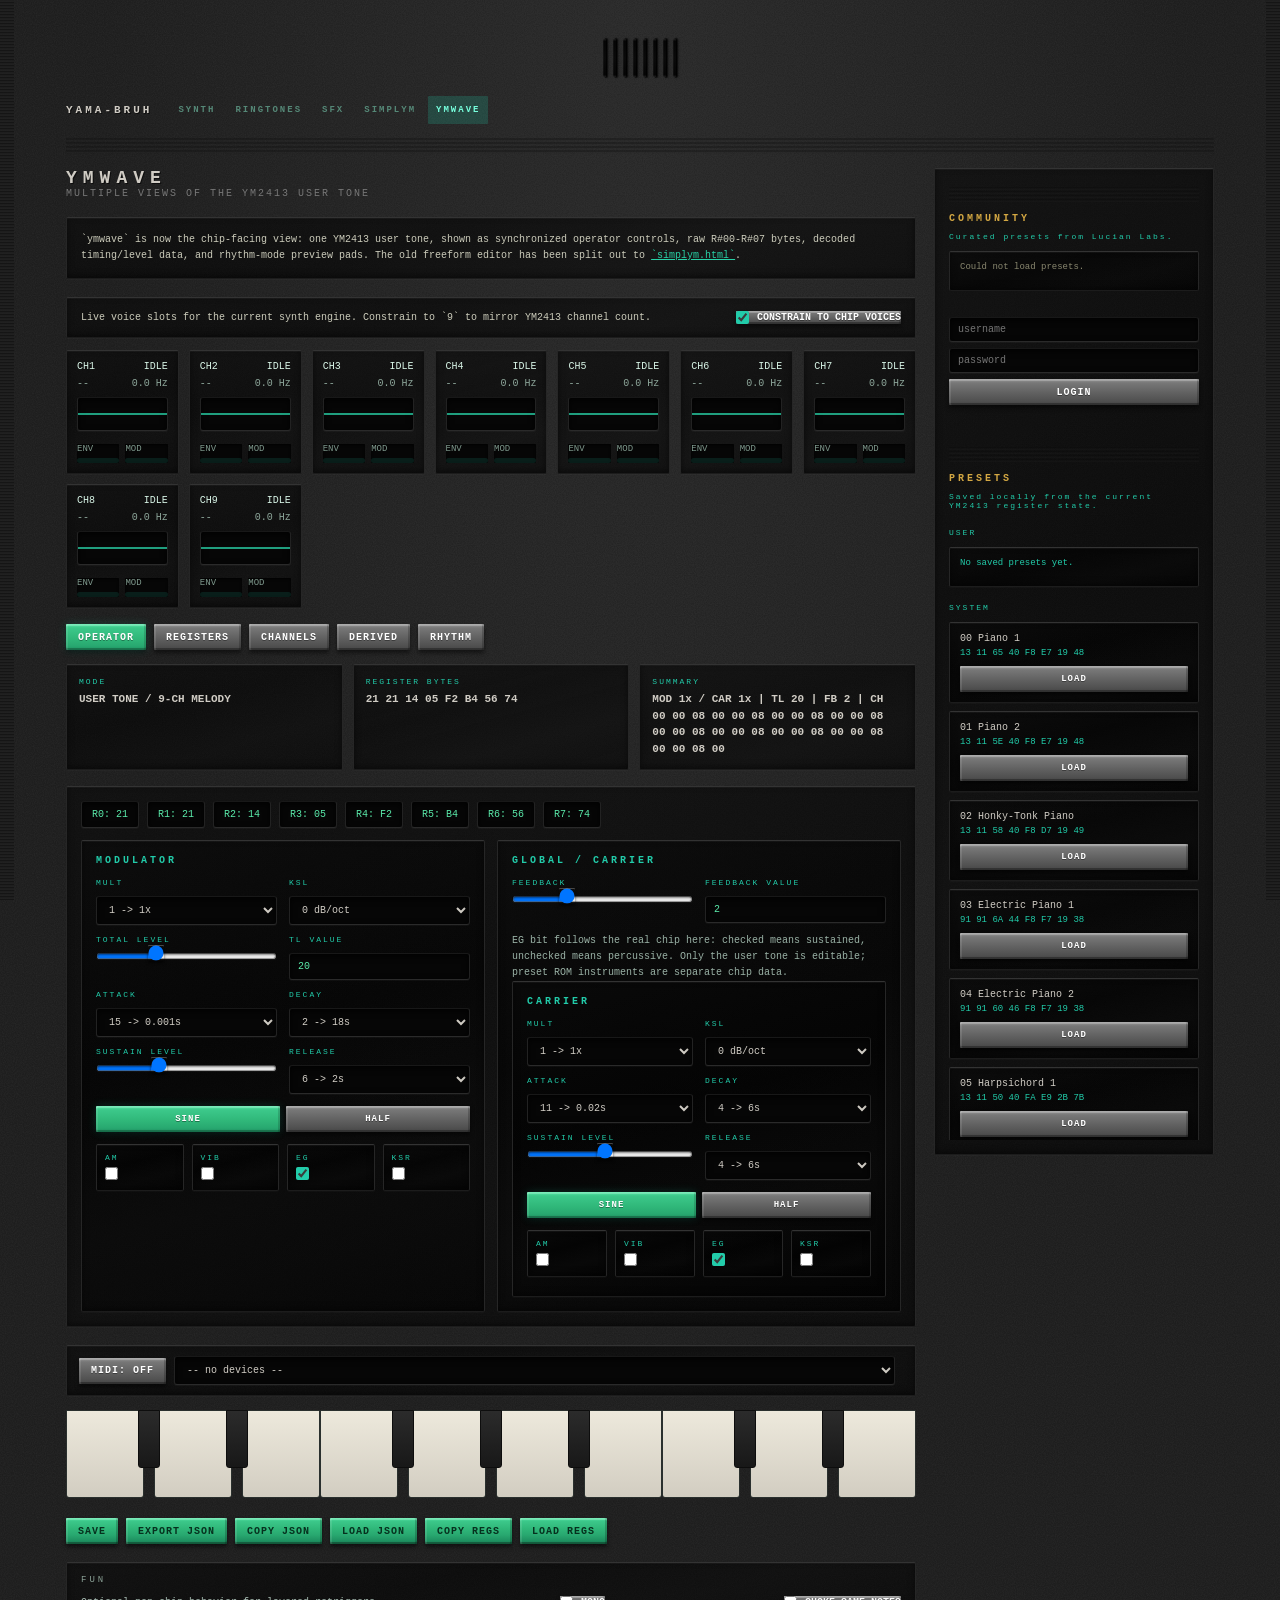
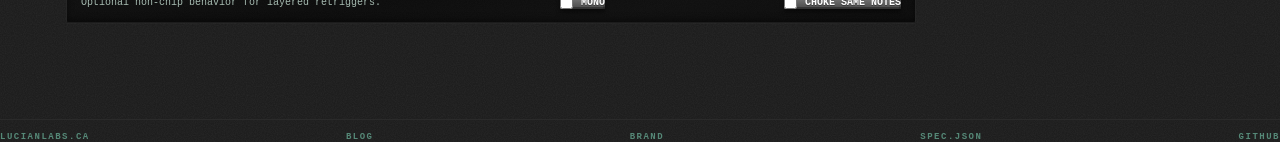
<file: www/ymwave.html>
<!DOCTYPE html>
<html lang="en">
<head>
  <meta charset="UTF-8">
  <meta name="viewport" content="width=device-width, initial-scale=1.0">
  <title>YMWAVE — YM2413 Views</title>
  <meta name="description" content="YMWAVE — one YM2413 user tone in four synchronised views: operator controls, raw registers, decoded timing, rhythm pads.">
  <meta property="og:type" content="website">
  <meta property="og:url" content="https://yama-bruh.lucianlabs.ca/ymwave.html">
  <meta property="og:title" content="YMWAVE — YM2413 Views">
  <meta property="og:description" content="YMWAVE — one YM2413 user tone in four synchronised views: operator controls, raw registers, decoded timing, rhythm pads.">
  <meta property="og:image" content="https://lucianlabs.ca/blog/img/yama-bruh/hero.webp">
  <meta property="og:site_name" content="YAMA-BRUH">
  <meta name="twitter:card" content="summary_large_image">
  <meta name="theme-color" content="#1a1a1a">
  <link rel="icon" type="image/svg+xml" href="favicon.svg">
  <link rel="stylesheet" href="chrome.css">
  <script async src="https://www.googletagmanager.com/gtag/js?id=G-HJPFEY11D7"></script>
  <script>window.dataLayer=window.dataLayer||[];function gtag(){dataLayer.push(arguments)}gtag('js',new Date());gtag('config','G-HJPFEY11D7')</script>
  <script>
    if (!location.hash || location.hash === '#ymwave') {
      history.replaceState(null, '', location.pathname + location.search + '#operator');
    }
  </script>
  <style>
* { box-sizing: border-box; margin: 0; padding: 0; }
html, body {
  min-height: 100%;
  font-family: 'Courier New', monospace;
  background:
    radial-gradient(circle at top, rgba(32, 96, 78, 0.16), transparent 36%),
    linear-gradient(180deg, #111 0%, #090909 100%);
  color: #cfcfc4;
}

#app {
  max-width: 1180px;
  margin: 0 auto;
  padding: 24px 16px 64px;
}

.layout {
  display: grid;
  grid-template-columns: minmax(0, 1fr) 280px;
  gap: 18px;
  align-items: start;
}

.main-column {
  min-width: 0;
}

.title-row {
  display: flex;
  align-items: baseline;
  justify-content: space-between;
  gap: 12px;
}

.sidebar {
  position: sticky;
  top: 20px;
}

h1 {
  font-size: 18px;
  letter-spacing: 6px;
  color: #28d2a7;
  margin: 0;
}

.subtitle {
  font-size: 10px;
  color: #5e746c;
  letter-spacing: 2px;
  margin-bottom: 18px;
}

.page-link {
  display: inline-flex;
  align-items: center;
  color: #28d2a7;
  text-decoration: none;
  font-size: 10px;
  letter-spacing: 2px;
  white-space: nowrap;
}

.page-link:hover {
  color: #7bf0d0;
}

.hero {
  padding: 14px;
  margin-bottom: 18px;
  border: 1px solid #1d342e;
  border-radius: 4px;
  background: rgba(8, 16, 14, 0.85);
  color: #95ad9f;
  font-size: 10px;
  line-height: 1.6;
}

.voice-tools {
  display: flex;
  align-items: center;
  justify-content: space-between;
  gap: 12px;
  margin-bottom: 12px;
  padding: 12px 14px;
  border: 1px solid #1d342e;
  border-radius: 4px;
  background: rgba(8, 16, 14, 0.78);
}

.voice-tools-copy {
  font-size: 10px;
  color: #93aa9f;
  line-height: 1.5;
}

.voice-visualizer {
  display: grid;
  grid-template-columns: repeat(auto-fit, minmax(110px, 1fr));
  gap: 10px;
  margin-bottom: 16px;
}

.voice-slot {
  padding: 10px;
  border: 1px solid #203731;
  border-radius: 4px;
  background: rgba(0, 0, 0, 0.24);
  min-height: 94px;
}

.voice-slot.active {
  border-color: #28d2a7;
  box-shadow: inset 0 0 0 1px rgba(40, 210, 167, 0.22);
}

.voice-slot-head,
.voice-slot-meta {
  display: flex;
  justify-content: space-between;
  gap: 8px;
  font-size: 10px;
}

.voice-slot-head {
  color: #d9f6e8;
  margin-bottom: 6px;
}

.voice-slot-meta {
  color: #8da69a;
  margin-bottom: 8px;
}

.voice-slot-scope {
  width: 100%;
  height: 34px;
  border-radius: 3px;
  background: rgba(8, 16, 14, 0.85);
  border: 1px solid #1d342e;
}

.voice-slot-scope path {
  stroke: #28d2a7;
  stroke-width: 1.5;
  fill: none;
  stroke-linecap: round;
  stroke-linejoin: round;
}

.voice-slot-bars {
  display: grid;
  grid-template-columns: 1fr 1fr;
  gap: 6px;
  margin-top: 8px;
}

.voice-bar {
  display: flex;
  flex-direction: column;
  gap: 4px;
  font-size: 9px;
  color: #7f998d;
}

.voice-bar-fill {
  height: 5px;
  border-radius: 999px;
  background: rgba(40, 210, 167, 0.14);
  overflow: hidden;
}

.voice-bar-fill span {
  display: block;
  height: 100%;
  background: linear-gradient(90deg, #28d2a7 0%, #86f3d5 100%);
}

.view-bar,
.export-bar,
.midi-bar,
.rhythm-row,
.register-strip {
  display: flex;
  flex-wrap: wrap;
  gap: 8px;
  align-items: center;
}

.view-bar { margin-bottom: 14px; }

.view-tab,
.export-btn,
.chip-btn {
  padding: 7px 12px;
  border: 1px solid #28453d;
  border-radius: 4px;
  background: rgba(0, 0, 0, 0.28);
  color: #6e8a7f;
  font-family: inherit;
  font-size: 10px;
  letter-spacing: 1px;
  cursor: pointer;
  transition: all 0.12s;
}

.view-tab.active,
.export-btn:hover,
.chip-btn:hover,
.chip-btn.active {
  color: #28d2a7;
  border-color: #28d2a7;
  background: rgba(40, 210, 167, 0.08);
}

.status-grid {
  display: grid;
  grid-template-columns: repeat(3, minmax(0, 1fr));
  gap: 10px;
  margin-bottom: 16px;
}

.status-card,
.panel,
.operator-card,
.register-row,
.derived-grid .derived-card,
.rhythm-pad,
.preset-sidebar,
.preset-item {
  border: 1px solid #202826;
  border-radius: 4px;
  background: rgba(0, 0, 0, 0.28);
}

.status-card {
  padding: 12px;
}

.status-card span,
.panel-label,
.operator-card label,
.register-row label,
.param label,
.mini-label {
  display: block;
  font-size: 8px;
  letter-spacing: 2px;
  color: #5d7b70;
  margin-bottom: 5px;
}

.status-card strong {
  display: block;
  color: #d9f6e8;
  font-size: 11px;
  line-height: 1.5;
  word-break: break-word;
}

#editor {
  min-height: 320px;
}

.panel {
  padding: 14px;
}

.operator-grid,
.derived-grid {
  display: grid;
  grid-template-columns: repeat(2, minmax(0, 1fr));
  gap: 12px;
}

.operator-card,
.derived-card {
  padding: 14px;
}

.operator-card h2,
.panel h2 {
  font-size: 10px;
  letter-spacing: 3px;
  color: #28d2a7;
  margin-bottom: 12px;
}

.param-grid {
  display: grid;
  grid-template-columns: repeat(2, minmax(0, 1fr));
  gap: 10px 12px;
}

.param {
  display: flex;
  flex-direction: column;
  gap: 4px;
}

.param select,
.param input[type="range"],
.param input[type="text"],
.midi-bar select {
  width: 100%;
  padding: 7px 8px;
  border: 1px solid #25312d;
  border-radius: 4px;
  background: #0f1312;
  color: #d9f6e8;
  font-family: inherit;
  font-size: 10px;
}

.param input[type="checkbox"] {
  width: 15px;
  height: 15px;
}

.check-grid {
  display: grid;
  grid-template-columns: repeat(4, minmax(0, 1fr));
  gap: 8px;
  margin-top: 12px;
}

.check-tile {
  padding: 8px;
  border: 1px solid #22352f;
  border-radius: 4px;
  background: rgba(0, 0, 0, 0.18);
  display: flex;
  flex-direction: column;
  gap: 6px;
  align-items: flex-start;
}

.wave-row {
  display: flex;
  gap: 6px;
  margin-top: 12px;
}

.wave-btn {
  flex: 1;
  padding: 8px;
  font-size: 9px;
}

.register-strip {
  margin-bottom: 12px;
}

.register-pill {
  padding: 7px 10px;
  border: 1px solid #20322d;
  border-radius: 999px;
  background: rgba(0, 0, 0, 0.24);
  color: #d2f3e5;
  font-size: 10px;
}

.register-list {
  display: grid;
  gap: 10px;
}

.register-row {
  padding: 12px;
  display: grid;
  grid-template-columns: 100px 100px minmax(180px, 1fr) 1fr;
  gap: 12px;
  align-items: center;
}

.register-meta {
  font-size: 10px;
  color: #96ada1;
  line-height: 1.5;
}

.bitline {
  font-size: 9px;
  color: #6f857a;
  margin-top: 4px;
}

.derived-grid .derived-card {
  padding: 12px;
}

.derived-grid dl {
  display: grid;
  grid-template-columns: auto 1fr;
  gap: 6px 10px;
  font-size: 10px;
}

.derived-grid dt { color: #7c9488; }
.derived-grid dd { color: #d7f3e6; }

.rhythm-grid {
  display: grid;
  grid-template-columns: repeat(5, minmax(0, 1fr));
  gap: 10px;
  margin-top: 14px;
}

.rhythm-pad {
  padding: 14px 10px;
  text-align: center;
}

.rhythm-pad .chip-btn {
  width: 100%;
}

.rhythm-note {
  margin-top: 10px;
  font-size: 10px;
  line-height: 1.6;
  color: #9ab2a6;
}

.midi-bar {
  margin: 18px 0 12px;
  padding: 10px 12px;
  border: 1px solid #202826;
  border-radius: 4px;
  background: rgba(0, 0, 0, 0.26);
}

.midi-bar select { flex: 1; }

.midi-status {
  font-size: 9px;
  color: #6f857a;
  letter-spacing: 1px;
}

.keyboard {
  display: flex;
  height: 88px;
  margin-top: 14px;
  position: relative;
  user-select: none;
}

.key {
  flex: 1;
  border: 1px solid #2a302e;
  border-radius: 0 0 3px 3px;
  background: linear-gradient(180deg, #ede9dc, #d2cdc1);
  cursor: pointer;
  position: relative;
}

.key.black {
  background: linear-gradient(180deg, #2b2b2b, #181818);
  height: 58px;
  margin: 0 -6px;
  z-index: 2;
  flex: 0 0 22px;
  border-color: #0d0d0d;
}

.key.pressed { filter: brightness(0.88); }

.export-bar {
  margin-top: 20px;
}

.export-btn {
  border-color: #355248;
  color: #c4dbcf;
}

#export-output {
  margin-top: 12px;
  padding: 12px;
  background: rgba(0, 0, 0, 0.4);
  border: 1px solid #1d2422;
  border-radius: 4px;
  font-size: 10px;
  color: #aef0d4;
  white-space: pre-wrap;
  word-break: break-word;
  display: none;
  max-height: 340px;
  overflow-y: auto;
}

.preset-sidebar {
  padding: 14px;
}

.preset-sidebar h2 {
  font-size: 10px;
  letter-spacing: 3px;
  color: #28d2a7;
  margin-bottom: 12px;
}

.preset-sidebar .mini-label {
  margin-bottom: 10px;
}

.preset-list {
  display: grid;
  gap: 8px;
  max-height: 620px;
  overflow-y: auto;
}

.preset-section-title {
  font-size: 8px;
  letter-spacing: 2px;
  color: #6f857a;
  margin: 8px 0 2px;
}

.preset-item {
  padding: 10px;
}

.preset-item.active {
  border-color: #28d2a7;
  background: rgba(40, 210, 167, 0.08);
}

.preset-name {
  font-size: 10px;
  color: #d9f6e8;
  margin-bottom: 4px;
}

.preset-meta {
  font-size: 9px;
  color: #81988d;
  margin-bottom: 8px;
}

.preset-actions {
  display: flex;
  gap: 6px;
}

.preset-actions .chip-btn {
  flex: 1;
  padding: 6px 8px;
  font-size: 9px;
}

/* ── Community Presets ── */
.community-section {
  margin-top: 18px;
  padding-top: 14px;
  border-top: 1px solid #1d342e;
}

.community-section h2 {
  font-size: 10px;
  letter-spacing: 3px;
  color: #d4a843;
  margin-bottom: 8px;
}

.community-list {
  display: grid;
  gap: 8px;
  max-height: 400px;
  overflow-y: auto;
}

.community-item {
  padding: 10px;
  border: 1px solid #2a302e;
  border-radius: 3px;
  background: rgba(0,0,0,0.3);
}

.community-item .preset-name { color: #e8d8b0; }
.community-item .preset-meta { color: #8a8870; }

.community-item .preset-actions .chip-btn {
  border-color: #4a4430;
  color: #d4a843;
}

.admin-bar {
  margin-top: 14px;
  padding-top: 12px;
  border-top: 1px dashed #2a302e;
}

.admin-bar .chip-btn {
  width: 100%;
  margin-bottom: 6px;
}

.admin-login {
  display: grid;
  gap: 6px;
}

.admin-login input {
  background: rgba(0,0,0,0.4);
  border: 1px solid #2a302e;
  border-radius: 3px;
  padding: 6px 8px;
  font-family: 'Courier New', monospace;
  font-size: 10px;
  color: #cfcfc4;
}

.admin-status {
  font-size: 9px;
  color: #28d2a7;
  letter-spacing: 1px;
  margin-bottom: 6px;
}

.fun-footer {
  margin-top: 18px;
  padding: 12px 14px;
  border: 1px dashed #3a4d47;
  border-radius: 4px;
  background: rgba(0, 0, 0, 0.22);
}

.fun-footer-title {
  font-size: 9px;
  letter-spacing: 3px;
  color: #8aa095;
  margin-bottom: 10px;
}

.fun-row {
  display: flex;
  align-items: center;
  justify-content: space-between;
  gap: 12px;
}

.fun-copy {
  font-size: 10px;
  color: #a6bbb1;
  line-height: 1.5;
}

.fun-toggle {
  display: inline-flex;
  align-items: center;
  gap: 8px;
  font-size: 10px;
  color: #d9f6e8;
}

@media (max-width: 760px) {
  .layout {
    grid-template-columns: 1fr;
  }

  .sidebar {
    position: static;
  }

  .status-grid,
  .operator-grid,
  .derived-grid,
  .rhythm-grid {
    grid-template-columns: 1fr;
  }

  .param-grid,
  .check-grid {
    grid-template-columns: 1fr 1fr;
  }

  .register-row {
    grid-template-columns: 1fr;
  }
}
  </style>
  <link rel="stylesheet" href="hardware.css">
</head>
<body>
<div id="app">
  <div class="air-vents" aria-hidden="true"><div class="vent-slat"></div><div class="vent-slat"></div><div class="vent-slat"></div><div class="vent-slat"></div><div class="vent-slat"></div><div class="vent-slat"></div><div class="vent-slat"></div><div class="vent-slat"></div></div>
  <nav class="yb-nav standalone" aria-label="YAMA-BRUH">
    <a class="yb-mark" href="index.html#synth">YAMA-BRUH</a>
    <a href="index.html#synth">SYNTH</a>
    <a href="ringtones.html#ringtones">RINGTONES</a>
    <a href="sfx.html#sfx">SFX</a>
    <a href="simplym.html#simplym">SIMPLYM</a>
    <a href="ymwave.html#ymwave" aria-current="page">YMWAVE</a>
  </nav>
  <div class="case-grooves" aria-hidden="true"></div>
  <div class="layout">
    <div class="main-column">
      <div class="title-row">
        <h1>YMWAVE</h1>
      </div>
      <div class="subtitle">MULTIPLE VIEWS OF THE YM2413 USER TONE</div>

      <div class="hero">
        `ymwave` is now the chip-facing view: one YM2413 user tone, shown as synchronized operator controls, raw R#00-R#07 bytes, decoded timing/level data, and rhythm-mode preview pads.
        The old freeform editor has been split out to <a href="simplym.html#simplym" style="color:#28d2a7">`simplym.html`</a>.
      </div>

      <div class="voice-tools">
        <div class="voice-tools-copy">Live voice slots for the current synth engine. Constrain to `9` to mirror YM2413 channel count.</div>
        <label class="fun-toggle">
          <input type="checkbox" id="toggle-chip-voice-limit">
          <span>CONSTRAIN TO CHIP VOICES</span>
        </label>
      </div>

      <div class="voice-visualizer" id="voice-visualizer"></div>

      <div class="view-bar" id="view-bar">
        <button class="view-tab active" data-view="operator">OPERATOR</button>
        <button class="view-tab" data-view="registers">REGISTERS</button>
        <button class="view-tab" data-view="channels">CHANNELS</button>
        <button class="view-tab" data-view="derived">DERIVED</button>
        <button class="view-tab" data-view="rhythm">RHYTHM</button>
      </div>

      <div class="status-grid">
        <div class="status-card">
          <span>MODE</span>
          <strong id="mode-readout">USER TONE / 9-CH MELODY</strong>
        </div>
        <div class="status-card">
          <span>REGISTER BYTES</span>
          <strong id="register-readout"></strong>
        </div>
        <div class="status-card">
          <span>SUMMARY</span>
          <strong id="voice-summary"></strong>
        </div>
      </div>

      <div id="editor"></div>

      <div class="midi-bar">
        <button class="chip-btn" id="midi-toggle">MIDI: OFF</button>
        <select id="midi-device"><option>-- no devices --</option></select>
        <span class="midi-status" id="midi-status"></span>
      </div>

      <div class="keyboard" id="keyboard"></div>

      <div class="export-bar">
        <button class="export-btn" id="btn-save">SAVE</button>
        <button class="export-btn" id="btn-export">EXPORT JSON</button>
        <button class="export-btn" id="btn-copy">COPY JSON</button>
        <button class="export-btn" id="btn-import">LOAD JSON</button>
        <button class="export-btn" id="btn-copy-regs">COPY REGS</button>
        <button class="export-btn" id="btn-load-regs">LOAD REGS</button>
      </div>
      <pre id="export-output"></pre>

      <div class="fun-footer">
        <div class="fun-footer-title">FUN</div>
        <div class="fun-row">
          <div class="fun-copy">Optional non-chip behavior for layered retriggers.</div>
          <label class="fun-toggle">
            <input type="checkbox" id="toggle-mono-mode">
            <span>MONO</span>
          </label>
          <label class="fun-toggle">
            <input type="checkbox" id="toggle-choke-same-notes">
            <span>CHOKE SAME NOTES</span>
          </label>
        </div>
      </div>
    </div>

    <aside class="sidebar">
      <div class="preset-sidebar">
        <div class="community-section" style="margin-top:0;padding-top:0;border-top:none">
          <h2>COMMUNITY</h2>
          <div class="mini-label">Curated presets from Lucian Labs.</div>
          <div class="community-list" id="community-list">
            <div class="community-item"><div class="preset-meta">Loading...</div></div>
          </div>
        </div>

        <div class="admin-bar" id="admin-bar">
          <div class="admin-login" id="admin-login">
            <input type="text" id="admin-user" placeholder="username" autocomplete="username">
            <input type="password" id="admin-key" placeholder="password" autocomplete="current-password">
            <button class="chip-btn" id="btn-admin-login">LOGIN</button>
          </div>
          <div id="admin-panel" style="display:none">
            <div class="admin-status" id="admin-status">AUTHENTICATED</div>
            <button class="chip-btn" id="btn-upload-preset">UPLOAD CURRENT PRESET</button>
            <button class="chip-btn" id="btn-admin-logout" style="margin-top:4px;border-color:#5a3030;color:#d46060">LOGOUT</button>
          </div>
        </div>

        <div class="community-section">
          <h2>PRESETS</h2>
          <div class="mini-label">Saved locally from the current YM2413 register state.</div>
          <div class="preset-list" id="preset-list"></div>
        </div>
      </div>
    </aside>
  </div>
</div>

<script src="yamabruh-notify.js?v=0.4.1"></script>
<script src="synth.js?v=0.4.1"></script>
<script src="drums.js"></script>
<script>
(async function() {
  const ATTACK_TIMES = [99, 5, 3, 1.8, 1.0, 0.6, 0.35, 0.2, 0.12, 0.07, 0.04, 0.02, 0.01, 0.005, 0.003, 0.001];
  const DECAY_TIMES = [99, 30, 18, 10, 6, 3.5, 2.0, 1.0, 0.5, 0.3, 0.15, 0.08, 0.04, 0.02, 0.01, 0.005];
  const MULT_TABLE = [0.5, 1, 2, 3, 4, 5, 6, 7, 8, 9, 10, 10, 12, 12, 15, 15];
  const KSL_LABELS = ['0 dB/oct', '1.5 dB/oct', '3 dB/oct', '6 dB/oct'];
  const FEEDBACK_TABLE = [0, Math.PI / 16, Math.PI / 8, Math.PI / 4, Math.PI / 2, Math.PI, Math.PI * 2, Math.PI * 4];
  const REGISTER_LABELS = [
    'R#00 Mod AM/VIB/EG/KSR/MULT',
    'R#01 Car AM/VIB/EG/KSR/MULT',
    'R#02 Mod KSL/TL',
    'R#03 Car KSL/WF/FB',
    'R#04 Mod AR/DR',
    'R#05 Car AR/DR',
    'R#06 Mod SL/RR',
    'R#07 Car SL/RR',
  ];
  const RHYTHM_SOUNDS = [
    { id: 'kick', label: 'BD', note: 36, name: 'Bass Drum' },
    { id: 'snare', label: 'SD', note: 38, name: 'Snare Drum' },
    { id: 'tom', label: 'TOM', note: 45, name: 'Tom' },
    { id: 'cymbal', label: 'CYM', note: 49, name: 'Cymbal' },
    { id: 'hihat_c', label: 'HH', note: 42, name: 'Hi-Hat' },
  ];
  const YM2413_INSTRUMENTS = [
    'Original', 'Violin', 'Guitar', 'Piano', 'Flute', 'Clarinet', 'Oboe', 'Trumpet',
    'Organ', 'Horn', 'Synthesizer', 'Harpsichord', 'Vibraphone', 'Synth Bass', 'Acoustic Bass', 'Electric Guitar',
  ];
  const OPLL_CLOCK_HZ = 3579545;
  const OPLL_SAMPLE_HZ = OPLL_CLOCK_HZ / 72;
  const DEFAULT_REGISTERS = [0x21, 0x21, 0x14, 0x05, 0xF2, 0xB4, 0x56, 0x74];
  const STORAGE_KEY = 'ymwave_saved_presets_v1';
  const CURRENT_STATE_KEY = 'ymwave_current_registers_v1';
  const MIDI_STATE_KEY = 'ymwave_midi_state_v1';
  const CHOKE_STATE_KEY = 'ymwave_choke_same_notes_v1';
  const CHIP_VOICE_LIMIT_KEY = 'ymwave_chip_voice_limit_v1';
  const VIEW_NAMES = new Set(['operator', 'registers', 'channels', 'derived', 'rhythm']);

  let registers = [...DEFAULT_REGISTERS];
  let channelFnumRegs = Array(9).fill(0);
  let channelKeyRegs = Array(9).fill(0x08);
  let channelInstRegs = Array(9).fill(0x00);
  let rhythmReg = 0x00;
  let activeView = 'operator';
  let activePresetId = null;
  let activeSystemPresetIndex = null;
  let noteCounter = 0;
  let midiVoiceCounter = 0;
  const activeNotes = new Map();
  const activeChannelVoices = new Map();
  const midiVoiceStacks = new Map();
  const uiVoiceStacks = new Map();
  const heldKeys = new Set();
  const mouseLatchedNotes = new Set();
  let constrainChipVoices = true;
  let latestVoiceSnapshot = [];
  let latestVoiceLimit = 9;
  let chokeSameNotes = false;
  let monoMode = false;

  const synth = new YamaBruhSynth();
  await synth.init();
  const drums = new YamaBruhDrums();
  await drums.init(synth.ctx);
  synth.onMessage = (message) => {
    if (message?.type === 'voiceSnapshot') {
      latestVoiceSnapshot = Array.isArray(message.voices) ? message.voices : [];
      latestVoiceLimit = Number.isFinite(message.maxVoices) ? message.maxVoices : latestVoiceLimit;
      renderVoiceVisualizer();
    }
  };
  window.setInterval(() => {
    if (synth.workletNode) synth.workletNode.port.postMessage({ type: 'voiceSnapshot' });
  }, 90);

  const editorEl = document.getElementById('editor');
  const exportOutput = document.getElementById('export-output');
  const modeReadoutEl = document.getElementById('mode-readout');
  const registerReadoutEl = document.getElementById('register-readout');
  const voiceSummaryEl = document.getElementById('voice-summary');
  const voiceVisualizerEl = document.getElementById('voice-visualizer');
  const presetListEl = document.getElementById('preset-list');
  const chokeToggleEl = document.getElementById('toggle-choke-same-notes');
  const monoToggleEl = document.getElementById('toggle-mono-mode');
  const chipVoiceToggleEl = document.getElementById('toggle-chip-voice-limit');

  function viewFromHash(hash = location.hash) {
    const key = String(hash || '').replace(/^#/, '').toLowerCase();
    if (!key || key === 'ymwave') return 'operator';
    return VIEW_NAMES.has(key) ? key : null;
  }

  function updateViewTabs() {
    document.querySelectorAll('.view-tab').forEach((tab) => {
      tab.classList.toggle('active', tab.dataset.view === activeView);
    });
  }

  function writeViewHash() {
    const nextHash = '#' + activeView;
    if (location.hash === nextHash) return;
    history.replaceState(null, '', location.pathname + location.search + nextHash);
  }

  function setActiveView(view, options = {}) {
    if (!VIEW_NAMES.has(view) || view === activeView) {
      if (options.writeHash) writeViewHash();
      return;
    }
    activeView = view;
    updateViewTabs();
    if (options.writeHash) writeViewHash();
    syncAll();
  }

  function multValue(index) {
    return MULT_TABLE[Math.max(0, Math.min(15, index | 0))];
  }

  function rateToAttack(rate) {
    return ATTACK_TIMES[Math.max(0, Math.min(15, rate | 0))];
  }

  function rateToDecay(rate) {
    return DECAY_TIMES[Math.max(0, Math.min(15, rate | 0))];
  }

  function sustainLevel(sl) {
    return Math.pow(10, (-3 * sl) / 20);
  }

  function hexByte(value) {
    return (value & 0xFF).toString(16).toUpperCase().padStart(2, '0');
  }

  function registersToHex(values = registers) {
    return values.map(hexByte).join(' ');
  }

  function channelHexString() {
    const bytes = [rhythmReg];
    for (let i = 0; i < 9; i++) bytes.push(channelFnumRegs[i], channelKeyRegs[i], channelInstRegs[i]);
    return bytes.map(hexByte).join(' ');
  }

  function noteName(note) {
    if (!Number.isFinite(note)) return '--';
    const names = ['C', 'C#', 'D', 'D#', 'E', 'F', 'F#', 'G', 'G#', 'A', 'A#', 'B'];
    const n = Math.round(note);
    return names[(n % 12 + 12) % 12] + String(Math.floor(n / 12) - 1);
  }

  function loadChipVoiceLimit() {
    try {
      const raw = localStorage.getItem(CHIP_VOICE_LIMIT_KEY);
      return raw === null ? true : raw === '1';
    } catch (error) {
      return true;
    }
  }

  function persistChipVoiceLimit() {
    try {
      localStorage.setItem(CHIP_VOICE_LIMIT_KEY, constrainChipVoices ? '1' : '0');
    } catch (error) {}
  }

  function syncVoiceLimit() {
    latestVoiceLimit = constrainChipVoices ? 9 : 16;
    renderVoiceVisualizer();
    if (synth.workletNode) {
      synth.workletNode.port.postMessage({
        type: 'setMaxVoices',
        count: latestVoiceLimit,
      });
      synth.workletNode.port.postMessage({ type: 'voiceSnapshot' });
    }
  }

  function voiceWaveSample(type, phase) {
    const sine = Math.sin(phase);
    if (type === 1) return sine > 0 ? sine : 0;
    if (type === 2) return Math.abs(sine);
    if (type === 3) return (phase % (Math.PI * 2)) < Math.PI * 0.5 ? Math.sin(phase) : 0;
    if (type === 4) return Math.sin(phase * 5) * 0.7;
    if (type === 5) return (Math.sin(phase) + Math.sin(phase * 3)) * 0.5;
    return sine;
  }

  function voicePath(voice) {
    const points = [];
    const width = 94;
    const height = 34;
    for (let i = 0; i < 24; i++) {
      const t = i / 23;
      const phase = (voice.phase || 0) + t * Math.PI * 2 * Math.max(1, voice.carrierMult || 1);
      const sample = voiceWaveSample(voice.carrierWave || 0, phase) * Math.max(0.15, Math.min(1, voice.env || 0));
      const x = (t * width).toFixed(2);
      const y = (height * 0.5 - sample * (height * 0.38)).toFixed(2);
      points.push((i === 0 ? 'M' : 'L') + x + ' ' + y);
    }
    return points.join(' ');
  }

  function renderVoiceVisualizer() {
    const slotCount = constrainChipVoices ? 9 : Math.max(9, Math.min(16, latestVoiceLimit || 16));
    const slots = constrainChipVoices
      ? (() => {
          const mapped = Array(slotCount).fill(null);
          latestVoiceSnapshot.forEach((voice) => {
            const noteId = Number(voice?.note);
            const slotIndex = noteId - 100000;
            if (Number.isInteger(slotIndex) && slotIndex >= 0 && slotIndex < slotCount) {
              mapped[slotIndex] = voice;
            }
          });
          return mapped;
        })()
      : Array.from({ length: slotCount }, (_, index) => latestVoiceSnapshot[index] || null);
    voiceVisualizerEl.innerHTML = slots.map((voice, index) => {
      const audible = !!voice?.audible;
      const slotLabel = constrainChipVoices ? `CH${index + 1}` : `V${index + 1}`;
      if (!voice || !audible) {
        return `
          <div class="voice-slot">
            <div class="voice-slot-head"><span>${slotLabel}</span><span>IDLE</span></div>
            <div class="voice-slot-meta"><span>--</span><span>0.0 Hz</span></div>
            <svg class="voice-slot-scope" viewBox="0 0 94 34" preserveAspectRatio="none">
              <path d="M0 17 L94 17"></path>
            </svg>
            <div class="voice-slot-bars">
              <div class="voice-bar"><span>ENV</span><div class="voice-bar-fill"><span style="width:0%"></span></div></div>
              <div class="voice-bar"><span>MOD</span><div class="voice-bar-fill"><span style="width:0%"></span></div></div>
            </div>
          </div>
        `;
      }
      const envPct = Math.max(0, Math.min(100, (voice.env || 0) * 100));
      const modPct = Math.max(0, Math.min(100, (voice.modEnv || 0) * 100));
      return `
        <div class="voice-slot active">
          <div class="voice-slot-head"><span>${slotLabel}</span><span>${voice.choking ? 'CHOKE' : noteName(voice.key)}</span></div>
          <div class="voice-slot-meta"><span>${(voice.carrierWave || 0) === 0 ? 'SINE' : 'WF ' + (voice.carrierWave || 0)}</span><span>${(voice.freq || 0).toFixed(1)} Hz</span></div>
          <svg class="voice-slot-scope" viewBox="0 0 94 34" preserveAspectRatio="none">
            <path d="${voicePath(voice)}"></path>
          </svg>
          <div class="voice-slot-bars">
            <div class="voice-bar"><span>ENV</span><div class="voice-bar-fill"><span style="width:${envPct}%"></span></div></div>
            <div class="voice-bar"><span>MOD</span><div class="voice-bar-fill"><span style="width:${modPct}%"></span></div></div>
          </div>
        </div>
      `;
    }).join('');
  }

  function channelFrequency(fnum, block) {
    return (fnum * OPLL_SAMPLE_HZ * Math.pow(2, block - 1)) / (1 << 18);
  }

  function frequencyToFnumBlock(freq) {
    const scaled = Math.max(1, Number(freq) || 1) * (1 << 18) / OPLL_SAMPLE_HZ;
    for (let block = 0; block <= 7; block++) {
      const fnum = Math.round(scaled / Math.pow(2, block - 1));
      if (fnum >= 0 && fnum <= 511) return { fnum, block };
    }
    return { fnum: 511, block: 7 };
  }

  function noteToFnumBlock(note) {
    return frequencyToFnumBlock(440 * Math.pow(2, (note - 69) / 12));
  }

  function decodeChannel(index) {
    const fnum = ((channelKeyRegs[index] & 0x01) << 8) | channelFnumRegs[index];
    const block = (channelKeyRegs[index] >> 1) & 0x07;
    const sustain = !!(channelKeyRegs[index] & 0x20);
    const keyOn = !!(channelKeyRegs[index] & 0x10);
    const instrument = (channelInstRegs[index] >> 4) & 0x0F;
    const volume = channelInstRegs[index] & 0x0F;
    const freq = channelFrequency(fnum, block);
    const midi = freq > 0 ? Math.round(69 + 12 * Math.log2(freq / 440)) : null;
    return { index, fnum, block, sustain, keyOn, instrument, volume, freq, midi };
  }

  function applyDecodedChannel(index, decoded, options = {}) {
    const fnum = Math.max(0, Math.min(511, decoded.fnum | 0));
    const block = Math.max(0, Math.min(7, decoded.block | 0));
    const sustain = !!decoded.sustain;
    const keyOn = !!decoded.keyOn;
    const instrument = Math.max(0, Math.min(15, decoded.instrument | 0));
    const volume = Math.max(0, Math.min(15, decoded.volume | 0));
    channelFnumRegs[index] = fnum & 0xFF;
    channelKeyRegs[index] = (sustain ? 0x20 : 0) | (keyOn ? 0x10 : 0) | ((block & 0x07) << 1) | ((fnum >> 8) & 0x01);
    channelInstRegs[index] = ((instrument & 0x0F) << 4) | (volume & 0x0F);
    syncAll({
      rerenderEditor: options.rerenderEditor ?? (activeView === 'channels' || activeView === 'rhythm'),
      renderPresets: false,
    });
  }

  function loadCurrentState() {
    try {
      const raw = localStorage.getItem(CURRENT_STATE_KEY);
      if (!raw) return null;
      const parsed = JSON.parse(raw);
      if (Array.isArray(parsed) && parsed.length === 8) {
        return { tone: parsed, fnum: Array(9).fill(0), key: Array(9).fill(0x08), inst: Array(9).fill(0), rhythm: 0 };
      }
      if (!parsed || !Array.isArray(parsed.tone) || parsed.tone.length !== 8) return null;
      return {
        tone: parsed.tone.map(v => Math.max(0, Math.min(255, v | 0))),
        fnum: Array.isArray(parsed.fnum) && parsed.fnum.length === 9 ? parsed.fnum.map(v => Math.max(0, Math.min(255, v | 0))) : Array(9).fill(0),
        key: Array.isArray(parsed.key) && parsed.key.length === 9 ? parsed.key.map(v => Math.max(0, Math.min(255, v | 0))) : Array(9).fill(0x08),
        inst: Array.isArray(parsed.inst) && parsed.inst.length === 9 ? parsed.inst.map(v => Math.max(0, Math.min(255, v | 0))) : Array(9).fill(0),
        rhythm: Math.max(0, Math.min(255, parsed.rhythm | 0)),
      };
    } catch (error) {
      return null;
    }
  }

  function parseRegisters(text) {
    const trimmed = String(text || '').trim();
    if (!trimmed) return null;
    const compact = trimmed.replace(/0x/gi, '').replace(/[^0-9a-f]/gi, '');
    if (compact.length === 16) {
      const bytes = [];
      for (let i = 0; i < 16; i += 2) bytes.push(parseInt(compact.slice(i, i + 2), 16));
      return bytes;
    }
    const parts = trimmed.split(/[\s,]+/).filter(Boolean);
    if (parts.length !== 8) return null;
    const bytes = parts.map(part => parseInt(part.replace(/^0x/i, ''), 16));
    return bytes.every(v => Number.isInteger(v) && v >= 0 && v <= 255) ? bytes : null;
  }

  function toneState() {
    const r = registers;
    return {
      modulator: {
        am: !!(r[0] & 0x80),
        vib: !!(r[0] & 0x40),
        sustained: !!(r[0] & 0x20),
        ksr: !!(r[0] & 0x10),
        multIndex: r[0] & 0x0F,
        mult: multValue(r[0] & 0x0F),
        ksl: (r[2] >> 6) & 0x03,
        tl: r[2] & 0x3F,
        wave: (r[3] & 0x10) ? 1 : 0,
        ar: (r[4] >> 4) & 0x0F,
        dr: r[4] & 0x0F,
        sl: (r[6] >> 4) & 0x0F,
        rr: r[6] & 0x0F,
      },
      carrier: {
        am: !!(r[1] & 0x80),
        vib: !!(r[1] & 0x40),
        sustained: !!(r[1] & 0x20),
        ksr: !!(r[1] & 0x10),
        multIndex: r[1] & 0x0F,
        mult: multValue(r[1] & 0x0F),
        ksl: (r[3] >> 6) & 0x03,
        wave: (r[3] & 0x20) ? 1 : 0,
        ar: (r[5] >> 4) & 0x0F,
        dr: r[5] & 0x0F,
        sl: (r[7] >> 4) & 0x0F,
        rr: r[7] & 0x0F,
      },
      feedbackBits: (r[3] >> 1) & 0x07,
    };
  }

  function buildPreset() {
    const state = toneState();
    return {
      feedback: FEEDBACK_TABLE[state.feedbackBits],
      modDepth: Math.pow(10, (-0.75 * state.modulator.tl) / 20) * 4 * Math.PI,
      modLevel: 1,
      modulator: {
        mult: state.modulator.mult,
        attack: rateToAttack(state.modulator.ar),
        decay: rateToDecay(state.modulator.dr),
        sustain: sustainLevel(state.modulator.sl),
        release: rateToDecay(state.modulator.rr),
        wave: state.modulator.wave,
        tremolo: state.modulator.am,
        vibrato: state.modulator.vib,
        sustained: state.modulator.sustained,
        ksr: state.modulator.ksr,
        ksl: state.modulator.ksl,
      },
      carrier: {
        mult: state.carrier.mult,
        attack: rateToAttack(state.carrier.ar),
        decay: rateToDecay(state.carrier.dr),
        sustain: sustainLevel(state.carrier.sl),
        release: rateToDecay(state.carrier.rr),
        wave: state.carrier.wave,
        tremolo: state.carrier.am,
        vibrato: state.carrier.vib,
        sustained: state.carrier.sustained,
        ksr: state.carrier.ksr,
        ksl: state.carrier.ksl,
      },
    };
  }

  function exportData() {
    const state = toneState();
    const channels = Array.from({ length: 9 }, (_, i) => decodeChannel(i));
    return {
      version: 3,
      format: 'ym2413-user-tone',
      registers: [...registers],
      registerHex: registersToHex(),
      decoded: state,
      preset: buildPreset(),
      channelRegisters: {
        rhythm: rhythmReg,
        fnum: [...channelFnumRegs],
        key: [...channelKeyRegs],
        inst: [...channelInstRegs],
      },
      channels,
    };
  }

  function loadSavedPresets() {
    try {
      const raw = localStorage.getItem(STORAGE_KEY);
      const parsed = raw ? JSON.parse(raw) : [];
      return Array.isArray(parsed) ? parsed.filter(item =>
        item && typeof item.name === 'string' && Array.isArray(item.registers) && item.registers.length === 8
      ) : [];
    } catch (error) {
      return [];
    }
  }

  function persistCurrentRegisters() {
    localStorage.setItem(CURRENT_STATE_KEY, JSON.stringify({
      tone: [...registers],
      fnum: [...channelFnumRegs],
      key: [...channelKeyRegs],
      inst: [...channelInstRegs],
      rhythm: rhythmReg,
    }));
  }

  function loadChokeState() {
    try {
      return localStorage.getItem(CHOKE_STATE_KEY) === '1';
    } catch (error) {
      return false;
    }
  }

  function persistChokeState() {
    localStorage.setItem(CHOKE_STATE_KEY, chokeSameNotes ? '1' : '0');
  }

  function loadMidiState() {
    try {
      const raw = localStorage.getItem(MIDI_STATE_KEY);
      if (!raw) return { enabled: false, selectedDeviceId: '' };
      const parsed = JSON.parse(raw);
      return {
        enabled: !!parsed?.enabled,
        selectedDeviceId: typeof parsed?.selectedDeviceId === 'string' ? parsed.selectedDeviceId : '',
      };
    } catch (error) {
      return { enabled: false, selectedDeviceId: '' };
    }
  }

  function persistMidiState(enabled, selectedDeviceId) {
    localStorage.setItem(MIDI_STATE_KEY, JSON.stringify({
      enabled: !!enabled,
      selectedDeviceId: selectedDeviceId || '',
    }));
  }

  function writeSavedPresets(presets) {
    localStorage.setItem(STORAGE_KEY, JSON.stringify(presets));
  }

  function nearestIndex(value, table) {
    let best = 0;
    let bestDist = Infinity;
    for (let i = 0; i < table.length; i++) {
      const dist = Math.abs(table[i] - value);
      if (dist < bestDist) {
        best = i;
        bestDist = dist;
      }
    }
    return best;
  }

  function systemPresetName(index) {
    if (synth && typeof synth.getPresetName === 'function') {
      return synth.getPresetName(index);
    }
    return 'Preset ' + (index + 1);
  }

  function systemPresetCount() {
    if (typeof YAMABRUH_PRESETS !== 'undefined' && Array.isArray(YAMABRUH_PRESETS)) {
      return YAMABRUH_PRESETS.length;
    }
    return 0;
  }

  function paramsToRegisters(params) {
    const p = Array.isArray(params) ? params : [];
    const kslDb = [0, 1.5, 3, 6];
    const feedbackBits = nearestIndex(Number(p[7]) || 0, FEEDBACK_TABLE);
    const modWave = ((Number(p[9]) || 0) >= 1) ? 1 : 0;
    const carWave = ((Number(p[8]) || 0) >= 1) ? 1 : 0;
    const modSustained = !((Number(p[20]) || 0) > 0.5);
    const carSustained = !((Number(p[15]) || 0) > 0.5);
    const modTl = (() => {
      const depth = Math.max(0.00001, Number(p[2]) || 0.00001);
      const tl = Math.round((-20 / 0.75) * Math.log10(depth / (4 * Math.PI)));
      return Math.max(0, Math.min(63, tl));
    })();
    return [
      ((Number(p[10]) || 0) > 0 ? 0x80 : 0) |
      ((Number(p[11]) || 0) > 0 ? 0x40 : 0) |
      (modSustained ? 0x20 : 0) |
      ((Number(p[12]) || 0) > 0 ? 0x10 : 0) |
      (nearestIndex(Number(p[1]) || 1, MULT_TABLE) & 0x0F),
      ((Number(p[10]) || 0) > 0 ? 0x80 : 0) |
      ((Number(p[11]) || 0) > 0 ? 0x40 : 0) |
      (carSustained ? 0x20 : 0) |
      ((Number(p[12]) || 0) > 0 ? 0x10 : 0) |
      (nearestIndex(Number(p[0]) || 1, MULT_TABLE) & 0x0F),
      ((nearestIndex(Number(p[13]) || 0, kslDb) & 0x03) << 6) | modTl,
      ((nearestIndex(Number(p[13]) || 0, kslDb) & 0x03) << 6) |
      (carWave ? 0x20 : 0) |
      (modWave ? 0x10 : 0) |
      ((feedbackBits & 0x07) << 1),
      ((nearestIndex(Number(p[16]) || 0.001, ATTACK_TIMES) & 0x0F) << 4) |
      (nearestIndex(Number(p[17]) || 0.18, DECAY_TIMES) & 0x0F),
      ((nearestIndex(Number(p[3]) || 0.01, ATTACK_TIMES) & 0x0F) << 4) |
      (nearestIndex(Number(p[4]) || 0.18, DECAY_TIMES) & 0x0F),
      ((nearestIndex(Number(p[18]) || 1, Array.from({ length: 16 }, (_, i) => sustainLevel(i))) & 0x0F) << 4) |
      (nearestIndex(Number(p[19]) || 0.3, DECAY_TIMES) & 0x0F),
      ((nearestIndex(Number(p[5]) || 1, Array.from({ length: 16 }, (_, i) => sustainLevel(i))) & 0x0F) << 4) |
      (nearestIndex(Number(p[6]) || 0.3, DECAY_TIMES) & 0x0F),
    ];
  }

  function systemPresetItems() {
    const count = systemPresetCount();
    const items = [];
    for (let i = 0; i < count; i++) {
      const params = synth.getPresetParams(i);
      items.push({
        id: 'system-' + i,
        index: i,
        name: systemPresetName(i),
        registers: paramsToRegisters(params),
      });
    }
    return items;
  }

  function renderPresetList() {
    const presets = loadSavedPresets();
    const system = systemPresetItems();
    const savedHtml = presets.length
      ? presets.map((preset) => `
      <div class="preset-item${preset.id === activePresetId ? ' active' : ''}">
        <div class="preset-name">${preset.name}</div>
        <div class="preset-meta">${preset.registerHex}</div>
        <div class="preset-actions">
          <button class="chip-btn" data-load-preset="${preset.id}">LOAD</button>
          <button class="chip-btn" data-delete-preset="${preset.id}">DEL</button>
        </div>
      </div>
    `).join('')
      : '<div class="preset-item"><div class="preset-meta">No saved presets yet.</div></div>';
    const systemHtml = system.map((preset) => `
      <div class="preset-item${preset.index === activeSystemPresetIndex ? ' active' : ''}">
        <div class="preset-name">${String(preset.index).padStart(2, '0')} ${preset.name}</div>
        <div class="preset-meta">${preset.registers.map(hexByte).join(' ')}</div>
        <div class="preset-actions">
          <button class="chip-btn" data-load-system-preset="${preset.index}">LOAD</button>
        </div>
      </div>
    `).join('');
    presetListEl.innerHTML = `
      <div class="preset-section-title">USER</div>
      ${savedHtml}
      <div class="preset-section-title">SYSTEM</div>
      ${systemHtml}
    `;
  }

  function saveCurrentPreset() {
    const name = prompt('Preset name?', 'Preset ' + new Date().toLocaleString());
    if (!name) return;
    const presets = loadSavedPresets();
    const data = exportData();
    const id = 'preset-' + Date.now();
    presets.unshift({
      id,
      name: name.trim(),
      registers: data.registers,
      registerHex: data.registerHex,
      createdAt: new Date().toISOString(),
    });
    writeSavedPresets(presets);
    activePresetId = id;
    activeSystemPresetIndex = null;
    renderPresetList();
  }

  function loadPreset(id) {
    const preset = loadSavedPresets().find(item => item.id === id);
    if (!preset) return;
    registers = preset.registers.map(v => Math.max(0, Math.min(255, v | 0)));
    activePresetId = preset.id;
    activeSystemPresetIndex = null;
    syncAll({ rerenderEditor: true, renderPresets: true });
  }

  function loadSystemPreset(index) {
    const params = synth.getPresetParams(index);
    registers = paramsToRegisters(params);
    activePresetId = null;
    activeSystemPresetIndex = index;
    syncAll({ rerenderEditor: true, renderPresets: true });
  }

  function deletePreset(id) {
    const presets = loadSavedPresets().filter(item => item.id !== id);
    writeSavedPresets(presets);
    if (activePresetId === id) activePresetId = null;
    renderPresetList();
  }

  function renderEditor() {
    editorEl.innerHTML = renderView();
  }

  function pushPreset() {
    if (synth.workletNode) {
      synth.workletNode.port.postMessage({ type: 'preset', params: buildPreset() });
      synth.workletNode.port.postMessage({ type: 'chokeSameNotes', on: chokeSameNotes });
      synth.workletNode.port.postMessage({ type: 'monoMode', on: monoMode });
    }
  }

  function refreshEditorMirrors() {
    if (activeView === 'registers') {
      const rows = editorEl.querySelectorAll('.register-row');
      registers.forEach((value, i) => {
        const row = rows[i];
        if (!row) return;
        const hexInput = row.querySelector('[data-register]');
        const decInput = row.querySelector('[data-register-dec]');
        const meta = row.querySelector('.register-meta:last-child');
        if (hexInput) hexInput.value = hexByte(value);
        if (decInput) decInput.value = String(value);
        if (meta) meta.innerHTML = registerBits(i, value) + '<div class="bitline">' + REGISTER_LABELS[i] + '</div>';
      });
      return;
    }

    if (activeView === 'operator') {
      const state = toneState();
      [
        ['modulator', state.modulator],
        ['carrier', state.carrier],
      ].forEach(([key, op]) => {
        const setValue = (field, value) => {
          editorEl.querySelectorAll('[data-op="' + key + '"][data-field="' + field + '"]').forEach((el) => {
            if (el.type === 'checkbox') el.checked = !!value;
            else el.value = String(value);
          });
        };

        setValue('mult', op.multIndex);
        setValue('ksl', op.ksl);
        setValue('ar', op.ar);
        setValue('dr', op.dr);
        setValue('sl', op.sl);
        setValue('rr', op.rr);
        setValue('am', op.am);
        setValue('vib', op.vib);
        setValue('sustained', op.sustained);
        setValue('ksr', op.ksr);
        if (key === 'modulator') {
          setValue('tl', op.tl);
          setValue('tl-text', op.tl);
        }
        editorEl.querySelectorAll('[data-op="' + key + '"][data-field="wave"]').forEach((btn) => {
          btn.classList.toggle('active', Number(btn.dataset.value) === op.wave);
        });
      });

      const feedbackRange = editorEl.querySelector('[data-global="feedback"]');
      const feedbackText = editorEl.querySelector('[data-global="feedback-text"]');
      if (feedbackRange) feedbackRange.value = String(state.feedbackBits);
      if (feedbackText) feedbackText.value = String(state.feedbackBits);
    }
  }

  function syncAll(options = {}) {
    const {
      rerenderEditor = true,
      renderPresets = true,
    } = options;
    updateStatus();
    persistCurrentRegisters();
    if (rerenderEditor) renderEditor();
    else refreshEditorMirrors();
    if (renderPresets) renderPresetList();
    pushPreset();
  }

  function setByte(index, value, options = {}) {
    const next = Math.max(0, Math.min(255, value | 0));
    if (registers[index] === next) return;
    const shouldClearPreset = options.clearPreset !== false && activePresetId !== null;
    const shouldClearSystemPreset = options.clearSystemPreset !== false && activeSystemPresetIndex !== null;
    if (shouldClearPreset) activePresetId = null;
    if (shouldClearSystemPreset) activeSystemPresetIndex = null;
    registers[index] = next;
    const interactiveView = activeView === 'operator' || activeView === 'registers';
    syncAll({
      rerenderEditor: options.rerenderEditor ?? !interactiveView,
      renderPresets: options.renderPresets ?? (shouldClearPreset || shouldClearSystemPreset),
    });
  }

  function updateBits(index, mask, on) {
    setByte(index, on ? (registers[index] | mask) : (registers[index] & ~mask));
  }

  function updateNibble(index, value, high) {
    const clamped = Math.max(0, Math.min(15, value | 0));
    const next = high
      ? ((registers[index] & 0x0F) | (clamped << 4))
      : ((registers[index] & 0xF0) | clamped);
    setByte(index, next);
  }

  function updateTwoBits(index, shift, value) {
    const clamped = Math.max(0, Math.min(3, value | 0));
    const mask = 0x03 << shift;
    setByte(index, (registers[index] & ~mask) | (clamped << shift));
  }

  function setOperatorField(op, field, rawValue) {
    const mod = op === 'modulator';
    const value = typeof rawValue === 'boolean' ? rawValue : Number(rawValue);
    if (field === 'am') return updateBits(mod ? 0 : 1, 0x80, !!value);
    if (field === 'vib') return updateBits(mod ? 0 : 1, 0x40, !!value);
    if (field === 'sustained') return updateBits(mod ? 0 : 1, 0x20, !!value);
    if (field === 'ksr') return updateBits(mod ? 0 : 1, 0x10, !!value);
    if (field === 'mult') return setByte(mod ? 0 : 1, (registers[mod ? 0 : 1] & 0xF0) | Math.max(0, Math.min(15, value | 0)));
    if (field === 'wave') return updateBits(3, mod ? 0x10 : 0x20, !!value);
    if (field === 'ksl') return updateTwoBits(mod ? 2 : 3, 6, value);
    if (field === 'tl' && mod) return setByte(2, (registers[2] & 0xC0) | Math.max(0, Math.min(63, value | 0)));
    if (field === 'ar') return updateNibble(mod ? 4 : 5, value, true);
    if (field === 'dr') return updateNibble(mod ? 4 : 5, value, false);
    if (field === 'sl') return updateNibble(mod ? 6 : 7, value, true);
    if (field === 'rr') return updateNibble(mod ? 6 : 7, value, false);
  }

  function setFeedbackBits(value) {
    const bits = Math.max(0, Math.min(7, value | 0));
    setByte(3, (registers[3] & 0xF1) | (bits << 1));
  }

  function updateStatus() {
    const state = toneState();
    registerReadoutEl.textContent = registersToHex();
    modeReadoutEl.textContent = (rhythmReg & 0x20) ? 'RHYTHM MODE / 6+5' : 'USER TONE / 9-CH MELODY';
    voiceSummaryEl.textContent = 'MOD ' + state.modulator.mult + 'x / CAR ' + state.carrier.mult + 'x | TL ' + state.modulator.tl + ' | FB ' + state.feedbackBits + ' | CH ' + channelHexString();
  }

  function operatorOptions(selected) {
    return MULT_TABLE.map((mult, i) => '<option value="' + i + '"' + (selected === i ? ' selected' : '') + '>' + i + ' -> ' + mult + 'x</option>').join('');
  }

  function kslOptions(selected) {
    return KSL_LABELS.map((label, i) => '<option value="' + i + '"' + (selected === i ? ' selected' : '') + '>' + label + '</option>').join('');
  }

  function rateOptions(selected, times) {
    return times.map((value, i) => '<option value="' + i + '"' + (selected === i ? ' selected' : '') + '>' + i + ' -> ' + value + 's</option>').join('');
  }

  function operatorCard(title, key, op, showTotalLevel) {
    return `
      <div class="operator-card">
        <h2>${title}</h2>
        <div class="param-grid">
          <div class="param">
            <label>MULT</label>
            <select data-op="${key}" data-field="mult">${operatorOptions(op.multIndex)}</select>
          </div>
          <div class="param">
            <label>KSL</label>
            <select data-op="${key}" data-field="ksl">${kslOptions(op.ksl)}</select>
          </div>
          ${showTotalLevel ? `
          <div class="param">
            <label>TOTAL LEVEL</label>
            <input type="range" min="0" max="63" step="1" value="${op.tl}" data-op="${key}" data-field="tl">
          </div>
          <div class="param">
            <label>TL VALUE</label>
            <input type="text" value="${op.tl}" data-op="${key}" data-field="tl-text">
          </div>
          ` : ''}
          <div class="param">
            <label>ATTACK</label>
            <select data-op="${key}" data-field="ar">${rateOptions(op.ar, ATTACK_TIMES)}</select>
          </div>
          <div class="param">
            <label>DECAY</label>
            <select data-op="${key}" data-field="dr">${rateOptions(op.dr, DECAY_TIMES)}</select>
          </div>
          <div class="param">
            <label>SUSTAIN LEVEL</label>
            <input type="range" min="0" max="15" step="1" value="${op.sl}" data-op="${key}" data-field="sl">
          </div>
          <div class="param">
            <label>RELEASE</label>
            <select data-op="${key}" data-field="rr">${rateOptions(op.rr, DECAY_TIMES)}</select>
          </div>
        </div>
        <div class="wave-row">
          <button class="chip-btn wave-btn${op.wave === 0 ? ' active' : ''}" data-op="${key}" data-field="wave" data-value="0">SINE</button>
          <button class="chip-btn wave-btn${op.wave === 1 ? ' active' : ''}" data-op="${key}" data-field="wave" data-value="1">HALF</button>
        </div>
        <div class="check-grid">
          <label class="check-tile">
            <span class="mini-label">AM</span>
            <input type="checkbox" data-op="${key}" data-field="am"${op.am ? ' checked' : ''}>
          </label>
          <label class="check-tile">
            <span class="mini-label">VIB</span>
            <input type="checkbox" data-op="${key}" data-field="vib"${op.vib ? ' checked' : ''}>
          </label>
          <label class="check-tile">
            <span class="mini-label">EG</span>
            <input type="checkbox" data-op="${key}" data-field="sustained"${op.sustained ? ' checked' : ''}>
          </label>
          <label class="check-tile">
            <span class="mini-label">KSR</span>
            <input type="checkbox" data-op="${key}" data-field="ksr"${op.ksr ? ' checked' : ''}>
          </label>
        </div>
      </div>
    `;
  }

  function renderOperatorView() {
    const state = toneState();
    return `
      <div class="panel">
        <div class="register-strip">
          ${registers.map((value, i) => `<div class="register-pill">R${i}: ${hexByte(value)}</div>`).join('')}
        </div>
        <div class="operator-grid">
          ${operatorCard('MODULATOR', 'modulator', state.modulator, true)}
          <div class="operator-card">
            <h2>GLOBAL / CARRIER</h2>
            <div class="param-grid">
              <div class="param">
                <label>FEEDBACK</label>
                <input type="range" min="0" max="7" step="1" value="${state.feedbackBits}" data-global="feedback">
              </div>
              <div class="param">
                <label>FEEDBACK VALUE</label>
                <input type="text" value="${state.feedbackBits}" data-global="feedback-text">
              </div>
            </div>
            <div class="rhythm-note">
              EG bit follows the real chip here: checked means sustained, unchecked means percussive.
              Only the user tone is editable; preset ROM instruments are separate chip data.
            </div>
            ${operatorCard('CARRIER', 'carrier', state.carrier, false)}
          </div>
        </div>
      </div>
    `;
  }

  function registerBits(index, value) {
    return 'b' + value.toString(2).padStart(8, '0') + '  /  d' + value;
  }

  function renderRegistersView() {
    return `
      <div class="panel">
        <div style="display:flex;justify-content:space-between;align-items:center;gap:12px;margin-bottom:10px">
          <h2 style="margin:0">R#00-R#07</h2>
          <button class="chip-btn" data-randomize-registers="1">RANDOMIZE</button>
        </div>
        <div class="register-list">
          ${registers.map((value, i) => `
            <div class="register-row">
              <div>
                <label>${REGISTER_LABELS[i]}</label>
                <div class="register-meta">R${i}</div>
              </div>
              <div class="param">
                <label>HEX BYTE</label>
                <input type="text" value="${hexByte(value)}" data-register="${i}">
              </div>
              <div class="param">
                <label>BYTE SLIDER</label>
                <input type="range" min="0" max="255" step="1" value="${value}" data-register-dec="${i}">
              </div>
              <div class="register-meta">
                ${registerBits(i, value)}
                <div class="bitline">${REGISTER_LABELS[i]}</div>
              </div>
            </div>
          `).join('')}
        </div>
      </div>
    `;
  }

  function randomNibble(max = 15) {
    return Math.floor(Math.random() * (max + 1));
  }

  function randomBit() {
    return Math.random() < 0.5 ? 0 : 1;
  }

  function randomizeRegisters() {
    const next = [
      (randomBit() << 7) | (randomBit() << 6) | (randomBit() << 5) | (randomBit() << 4) | randomNibble(),
      (randomBit() << 7) | (randomBit() << 6) | (randomBit() << 5) | (randomBit() << 4) | randomNibble(),
      (randomNibble(3) << 6) | randomNibble(63),
      (randomNibble(3) << 6) | (randomBit() << 5) | (randomBit() << 4) | (randomNibble(7) << 1),
      (randomNibble() << 4) | randomNibble(),
      (randomNibble() << 4) | randomNibble(),
      (randomNibble() << 4) | randomNibble(),
      (randomNibble() << 4) | randomNibble(),
    ];
    registers = next;
    activePresetId = null;
    activeSystemPresetIndex = null;
    syncAll({ rerenderEditor: true, renderPresets: true });
  }

  function instrumentOptions(selected) {
    return YM2413_INSTRUMENTS.map((name, i) => '<option value="' + i + '"' + (selected === i ? ' selected' : '') + '>' + i + ' ' + name + '</option>').join('');
  }

  function renderChannelsView() {
    const rows = Array.from({ length: 9 }, (_, i) => decodeChannel(i));
    return `
      <div class="panel">
        <h2>10H-38H CHANNEL REGISTERS</h2>
        <div class="rhythm-note">
          These rows mirror the YM2413 channel registers directly: F-NUM LSB, key/block/sustain/F-NUM MSB, and instrument/volume.
        </div>
        <div class="register-list">
          ${rows.map((ch) => `
            <div class="register-row">
              <div>
                <label>CH ${ch.index + 1}</label>
                <div class="register-meta">10+${ch.index}: ${hexByte(channelFnumRegs[ch.index])} / 20+${ch.index}: ${hexByte(channelKeyRegs[ch.index])} / 30+${ch.index}: ${hexByte(channelInstRegs[ch.index])}</div>
              </div>
              <div class="param">
                <label>F-NUM</label>
                <input type="range" min="0" max="511" step="1" value="${ch.fnum}" data-channel="${ch.index}" data-channel-field="fnum">
              </div>
              <div class="param">
                <label>BLOCK</label>
                <select data-channel="${ch.index}" data-channel-field="block">${Array.from({ length: 8 }, (_, i) => '<option value="' + i + '"' + (ch.block === i ? ' selected' : '') + '>' + i + '</option>').join('')}</select>
              </div>
              <div class="param">
                <label>INSTRUMENT</label>
                <select data-channel="${ch.index}" data-channel-field="instrument">${instrumentOptions(ch.instrument)}</select>
              </div>
              <div class="param">
                <label>VOLUME</label>
                <input type="range" min="0" max="15" step="1" value="${ch.volume}" data-channel="${ch.index}" data-channel-field="volume">
              </div>
              <div class="check-grid">
                <label class="check-tile">
                  <span class="mini-label">KEY</span>
                  <input type="checkbox" data-channel="${ch.index}" data-channel-field="keyOn"${ch.keyOn ? ' checked' : ''}>
                </label>
                <label class="check-tile">
                  <span class="mini-label">SUS</span>
                  <input type="checkbox" data-channel="${ch.index}" data-channel-field="sustain"${ch.sustain ? ' checked' : ''}>
                </label>
              </div>
              <div class="register-meta">F=${ch.fnum} B=${ch.block} ${noteName(ch.midi)} ${ch.freq.toFixed(2)}Hz</div>
            </div>
          `).join('')}
        </div>
      </div>
    `;
  }

  function renderDerivedView() {
    const preset = buildPreset();
    const state = toneState();
    return `
      <div class="panel">
        <h2>DECODED CHIP VALUES</h2>
        <div class="derived-grid">
          <div class="derived-card">
            <h2>MODULATOR</h2>
            <dl>
              <dt>Multiplier</dt><dd>${state.modulator.mult}x</dd>
              <dt>Attack</dt><dd>${preset.modulator.attack}s</dd>
              <dt>Decay</dt><dd>${preset.modulator.decay}s</dd>
              <dt>Sustain</dt><dd>${preset.modulator.sustain.toFixed(3)}</dd>
              <dt>Release</dt><dd>${preset.modulator.release}s</dd>
              <dt>Wave</dt><dd>${state.modulator.wave ? 'Half-sine' : 'Sine'}</dd>
            </dl>
          </div>
          <div class="derived-card">
            <h2>CARRIER</h2>
            <dl>
              <dt>Multiplier</dt><dd>${state.carrier.mult}x</dd>
              <dt>Attack</dt><dd>${preset.carrier.attack}s</dd>
              <dt>Decay</dt><dd>${preset.carrier.decay}s</dd>
              <dt>Sustain</dt><dd>${preset.carrier.sustain.toFixed(3)}</dd>
              <dt>Release</dt><dd>${preset.carrier.release}s</dd>
              <dt>Wave</dt><dd>${state.carrier.wave ? 'Half-sine' : 'Sine'}</dd>
            </dl>
          </div>
          <div class="derived-card">
            <h2>FM CORE</h2>
            <dl>
              <dt>Mod Depth</dt><dd>${preset.modDepth.toFixed(3)} rad</dd>
              <dt>Feedback</dt><dd>${preset.feedback.toFixed(3)} rad</dd>
              <dt>Mod TL</dt><dd>${state.modulator.tl}</dd>
              <dt>Carrier KSL</dt><dd>${KSL_LABELS[state.carrier.ksl]}</dd>
              <dt>Mod KSL</dt><dd>${KSL_LABELS[state.modulator.ksl]}</dd>
              <dt>Registers</dt><dd>${registersToHex()}</dd>
            </dl>
          </div>
          <div class="derived-card">
            <h2>ENVELOPE BITS</h2>
            <dl>
              <dt>Mod EG</dt><dd>${state.modulator.sustained ? 'Sustained' : 'Percussive'}</dd>
              <dt>Car EG</dt><dd>${state.carrier.sustained ? 'Sustained' : 'Percussive'}</dd>
              <dt>Mod AM/VIB</dt><dd>${state.modulator.am ? 'AM ' : ''}${state.modulator.vib ? 'VIB' : '' || 'Off'}</dd>
              <dt>Car AM/VIB</dt><dd>${state.carrier.am ? 'AM ' : ''}${state.carrier.vib ? 'VIB' : '' || 'Off'}</dd>
              <dt>Real Rhythm Split</dt><dd>6 melody + 5 rhythm</dd>
              <dt>Editable Here</dt><dd>1 user tone</dd>
            </dl>
          </div>
        </div>
      </div>
    `;
  }

  function renderRhythmView() {
    return `
      <div class="panel">
        <h2>RHYTHM MODE PREVIEW</h2>
        <div class="rhythm-note">
          The real YM2413 can switch from 9 melody channels to 6 melody channels plus 5 rhythm voices.
          This view previews those five rhythm voices directly so the chip split is visible from the same page.
        </div>
        <div class="register-row">
          <div>
            <label>R#0E RHYTHM CONTROL</label>
            <div class="register-meta">${hexByte(rhythmReg)}</div>
          </div>
          <div class="check-grid">
            <label class="check-tile">
              <span class="mini-label">MODE</span>
              <input type="checkbox" data-rhythm-reg="mode"${(rhythmReg & 0x20) ? ' checked' : ''}>
            </label>
            <label class="check-tile">
              <span class="mini-label">HH</span>
              <input type="checkbox" data-rhythm-reg="hh"${(rhythmReg & 0x01) ? ' checked' : ''}>
            </label>
            <label class="check-tile">
              <span class="mini-label">CYM</span>
              <input type="checkbox" data-rhythm-reg="cym"${(rhythmReg & 0x02) ? ' checked' : ''}>
            </label>
            <label class="check-tile">
              <span class="mini-label">TOM</span>
              <input type="checkbox" data-rhythm-reg="tom"${(rhythmReg & 0x04) ? ' checked' : ''}>
            </label>
            <label class="check-tile">
              <span class="mini-label">SD</span>
              <input type="checkbox" data-rhythm-reg="sd"${(rhythmReg & 0x08) ? ' checked' : ''}>
            </label>
            <label class="check-tile">
              <span class="mini-label">BD</span>
              <input type="checkbox" data-rhythm-reg="bd"${(rhythmReg & 0x10) ? ' checked' : ''}>
            </label>
          </div>
        </div>
        <div class="rhythm-grid">
          ${RHYTHM_SOUNDS.map(sound => `
            <div class="rhythm-pad">
              <div class="mini-label">${sound.name}</div>
              <button class="chip-btn" data-rhythm="${sound.id}" data-note="${sound.note}">${sound.label}</button>
            </div>
          `).join('')}
        </div>
        <div class="rhythm-note">
          These pads use the repo's drum engine for preview. They are intentionally separate from the editable user tone registers above.
        </div>
      </div>
    `;
  }

  function renderView() {
    if (activeView === 'registers') return renderRegistersView();
    if (activeView === 'channels') return renderChannelsView();
    if (activeView === 'derived') return renderDerivedView();
    if (activeView === 'rhythm') return renderRhythmView();
    return renderOperatorView();
  }

  function postChannelNoteOn(voiceId, midiNote, velocity, sustain) {
    synth.workletNode.port.postMessage({
      type: 'noteOn',
      note: voiceId,
      sourceNote: midiNote,
      freq: 440 * Math.pow(2, (midiNote - 69) / 12),
      velocity,
      sustain: !!sustain,
      preset: buildPreset(),
    });
  }

  function channelVoiceId(index) {
    return 100000 + index;
  }

  function midiVoiceKey(channel, note) {
    return channel + ':' + note;
  }

  function removeMidiVoiceAllocation(channel, note, index) {
    if (channel === undefined || note === undefined) return;
    const key = midiVoiceKey(channel, note);
    const stack = midiVoiceStacks.get(key);
    if (!stack || !stack.length) return;
    const next = stack.filter(value => value !== index);
    if (next.length) midiVoiceStacks.set(key, next);
    else midiVoiceStacks.delete(key);
  }

  function removeUiVoiceAllocation(note, index) {
    if (note === undefined) return;
    const stack = uiVoiceStacks.get(note);
    if (!stack || !stack.length) return;
    const next = stack.filter(value => value !== index);
    if (next.length) uiVoiceStacks.set(note, next);
    else uiVoiceStacks.delete(note);
  }

  function playChannel(index, midiNote, velocity = 0.8) {
    const ch = decodeChannel(index);
    const voiceId = channelVoiceId(index);
    activeChannelVoices.set(index, { voiceId, midiNote });
    postChannelNoteOn(voiceId, midiNote, velocity, ch.sustain);
  }

  function stopChannel(index) {
    const active = activeChannelVoices.get(index);
    if (!active) return;
    synth.workletNode.port.postMessage({ type: 'noteOff', note: active.voiceId });
    if (active.sourceType === 'midi') {
      removeMidiVoiceAllocation(active.sourceChannel, active.sourceNote, index);
    } else if (active.sourceType === 'ui') {
      removeUiVoiceAllocation(active.sourceNote, index);
    }
    activeChannelVoices.delete(index);
  }

  function findFreeMelodyChannel() {
    for (let i = 0; i < 9; i++) {
      if (!activeChannelVoices.has(i)) return i;
    }
    return -1;
  }

  function stealMelodyChannel() {
    let bestIndex = -1;
    let bestOrder = Infinity;
    for (const [index, active] of activeChannelVoices.entries()) {
      if ((active.startedAt ?? Infinity) < bestOrder) {
        bestOrder = active.startedAt ?? Infinity;
        bestIndex = index;
      }
    }
    return bestIndex;
  }

  function playMidiMelody(sourceChannel, note, velocity = 0.8) {
    let targetChannel = findFreeMelodyChannel();
    if (targetChannel === -1) targetChannel = stealMelodyChannel();
    if (targetChannel === -1) return;

    if (activeChannelVoices.has(targetChannel)) {
      stopChannel(targetChannel);
    }

    const templateChannel = Math.max(0, Math.min(8, sourceChannel));
    const template = decodeChannel(templateChannel);
    const next = noteToFnumBlock(note);
    applyDecodedChannel(targetChannel, {
      ...template,
      fnum: next.fnum,
      block: next.block,
      keyOn: true,
    }, { rerenderEditor: activeView === 'channels' || activeView === 'rhythm' });

    const voiceId = channelVoiceId(targetChannel);
    activeChannelVoices.set(targetChannel, {
      voiceId,
      midiNote: note,
      sourceType: 'midi',
      sourceChannel,
      sourceNote: note,
      startedAt: ++midiVoiceCounter,
    });

    const key = midiVoiceKey(sourceChannel, note);
    const stack = midiVoiceStacks.get(key) || [];
    stack.push(targetChannel);
    midiVoiceStacks.set(key, stack);

    postChannelNoteOn(voiceId, note, velocity, template.sustain);
  }

  function stopMidiMelody(sourceChannel, note) {
    const key = midiVoiceKey(sourceChannel, note);
    const stack = midiVoiceStacks.get(key);
    if (!stack || !stack.length) return;
    const targetChannel = stack[stack.length - 1];
    stopChannel(targetChannel);
    const channel = decodeChannel(targetChannel);
    applyDecodedChannel(targetChannel, { ...channel, keyOn: false }, {
      rerenderEditor: activeView === 'channels' || activeView === 'rhythm',
      renderPresets: false,
    });
  }

  function playUiMelody(note, velocity = 0.8) {
    let targetChannel = findFreeMelodyChannel();
    if (targetChannel === -1) targetChannel = stealMelodyChannel();
    if (targetChannel === -1) return;

    if (activeChannelVoices.has(targetChannel)) {
      stopChannel(targetChannel);
    }

    const template = decodeChannel(targetChannel);
    const next = noteToFnumBlock(note);
    applyDecodedChannel(targetChannel, {
      ...template,
      fnum: next.fnum,
      block: next.block,
      keyOn: true,
    }, { rerenderEditor: activeView === 'channels' || activeView === 'rhythm' });

    const voiceId = channelVoiceId(targetChannel);
    activeChannelVoices.set(targetChannel, {
      voiceId,
      midiNote: note,
      sourceType: 'ui',
      sourceNote: note,
      startedAt: ++midiVoiceCounter,
    });

    const stack = uiVoiceStacks.get(note) || [];
    stack.push(targetChannel);
    uiVoiceStacks.set(note, stack);

    postChannelNoteOn(voiceId, note, velocity, template.sustain);
  }

  function stopUiMelody(note) {
    const stack = uiVoiceStacks.get(note);
    if (!stack || !stack.length) return;
    const targetChannel = stack[stack.length - 1];
    stopChannel(targetChannel);
    const channel = decodeChannel(targetChannel);
    applyDecodedChannel(targetChannel, { ...channel, keyOn: false }, {
      rerenderEditor: activeView === 'channels' || activeView === 'rhythm',
      renderPresets: false,
    });
  }

  function setRhythmBit(mask, on) {
    if (!mask) return;
    rhythmReg = on ? (rhythmReg | mask) : (rhythmReg & ~mask);
    syncAll({ rerenderEditor: activeView === 'rhythm', renderPresets: false });
  }

  function midiDrumSound(note) {
    if (note === 35 || note === 36) return { id: 'kick', bit: 0x10 };
    if (note === 38 || note === 40) return { id: 'snare', bit: 0x08 };
    if (note === 41 || note === 43 || note === 45 || note === 47 || note === 48 || note === 50) return { id: 'tom', bit: 0x04 };
    if (note === 42 || note === 44 || note === 46) return { id: 'hihat_c', bit: 0x01 };
    if (note === 49 || note === 51 || note === 52 || note === 55 || note === 57) return { id: 'cymbal', bit: 0x02 };
    return null;
  }

  function playNote(note, velocity = 0.8) {
    if (constrainChipVoices) {
      playUiMelody(note, velocity);
      return;
    }
    const noteId = note * 1000 + (noteCounter++ % 1000);
    const freq = 440 * Math.pow(2, (note - 69) / 12);
    const stack = activeNotes.get(note) || [];
    stack.push(noteId);
    activeNotes.set(note, stack);
    synth.workletNode.port.postMessage({
      type: 'noteOn',
      note: noteId,
      sourceNote: note,
      freq,
      velocity,
      sustain: false,
      preset: buildPreset(),
    });
  }

  function stopNote(note) {
    if (constrainChipVoices) {
      stopUiMelody(note);
      return;
    }
    const stack = activeNotes.get(note);
    if (!stack || !stack.length) return;
    const noteId = stack.pop();
    if (!stack.length) activeNotes.delete(note);
    synth.workletNode.port.postMessage({ type: 'noteOff', note: noteId });
  }

  function setKeyboardKeyPressed(note, on) {
    const key = keyboardEl.querySelector(`.key[data-note="${note}"]`);
    if (key) key.classList.toggle('pressed', !!on);
  }

  function toggleMouseLatchedNote(note) {
    if (mouseLatchedNotes.has(note)) {
      mouseLatchedNotes.delete(note);
      stopNote(note);
      setKeyboardKeyPressed(note, false);
      return;
    }
    mouseLatchedNotes.add(note);
    playNote(note);
    setKeyboardKeyPressed(note, true);
  }

  document.getElementById('view-bar').addEventListener('click', (event) => {
    const btn = event.target.closest('[data-view]');
    if (!btn) return;
    setActiveView(btn.dataset.view, { writeHash: true });
  });

  window.addEventListener('hashchange', () => {
    const nextView = viewFromHash(location.hash);
    if (nextView) setActiveView(nextView, { writeHash: false });
  });

  editorEl.addEventListener('click', (event) => {
    const randomizeBtn = event.target.closest('[data-randomize-registers]');
    if (randomizeBtn) {
      randomizeRegisters();
      return;
    }
    const waveBtn = event.target.closest('[data-field="wave"]');
    if (waveBtn) {
      setOperatorField(waveBtn.dataset.op, 'wave', Number(waveBtn.dataset.value));
      return;
    }
    const rhythmBtn = event.target.closest('[data-rhythm]');
    if (rhythmBtn) {
      const bitMap = { kick: 0x10, snare: 0x08, tom: 0x04, cymbal: 0x02, hihat_c: 0x01 };
      const mask = bitMap[rhythmBtn.dataset.rhythm];
      if (mask) setRhythmBit(mask, true);
      drums.trigger(rhythmBtn.dataset.rhythm, 0.9, Number(rhythmBtn.dataset.note));
    }
  });

  function handleEditorValue(target) {
    if (target.dataset.register !== undefined) {
      const parsed = parseInt(String(target.value).replace(/^0x/i, ''), 16);
      if (!Number.isNaN(parsed)) setByte(Number(target.dataset.register), parsed);
      return;
    }
    if (target.dataset.registerDec !== undefined) {
      const parsed = parseInt(target.value, 10);
      if (!Number.isNaN(parsed)) setByte(Number(target.dataset.registerDec), parsed);
      return;
    }
    if (target.dataset.op) {
      const field = target.dataset.field;
      if (field === 'tl-text') {
        const value = parseInt(target.value, 10);
        if (!Number.isNaN(value)) setOperatorField(target.dataset.op, 'tl', value);
        return;
      }
      const value = target.type === 'checkbox' ? target.checked : target.value;
      setOperatorField(target.dataset.op, field, value);
      return;
    }
    if (target.dataset.global) {
      const value = parseInt(target.value, 10);
      if (!Number.isNaN(value)) setFeedbackBits(value);
      return;
    }
    if (target.dataset.channel !== undefined) {
      const index = Number(target.dataset.channel);
      const channel = decodeChannel(index);
      const field = target.dataset.channelField;
      if (field === 'fnum') {
        const value = parseInt(target.value, 10);
        if (!Number.isNaN(value)) {
          const next = { ...channel, fnum: value };
          applyDecodedChannel(index, next);
          if (next.keyOn) {
            stopChannel(index);
            playChannel(index, Math.round(69 + 12 * Math.log2(channelFrequency(next.fnum, next.block) / 440)));
          }
        }
      } else if (field === 'block') {
        const value = parseInt(target.value, 10);
        if (!Number.isNaN(value)) {
          const next = { ...channel, block: value };
          applyDecodedChannel(index, next);
          if (next.keyOn) {
            stopChannel(index);
            playChannel(index, Math.round(69 + 12 * Math.log2(channelFrequency(next.fnum, next.block) / 440)));
          }
        }
      } else if (field === 'instrument') {
        const value = parseInt(target.value, 10);
        if (!Number.isNaN(value)) applyDecodedChannel(index, { ...channel, instrument: value });
      } else if (field === 'volume') {
        const value = parseInt(target.value, 10);
        if (!Number.isNaN(value)) applyDecodedChannel(index, { ...channel, volume: value });
      } else if (field === 'keyOn') {
        const next = { ...channel, keyOn: !!target.checked };
        applyDecodedChannel(index, next);
        if (next.keyOn) playChannel(index, next.midi ?? 60);
        else stopChannel(index);
      } else if (field === 'sustain') {
        applyDecodedChannel(index, { ...channel, sustain: !!target.checked });
      }
      return;
    }
    if (target.dataset.rhythmReg) {
      const masks = { hh: 0x01, cym: 0x02, tom: 0x04, sd: 0x08, bd: 0x10, mode: 0x20 };
      const mask = masks[target.dataset.rhythmReg];
      if (mask) setRhythmBit(mask, !!target.checked);
    }
  }

  editorEl.addEventListener('input', (event) => handleEditorValue(event.target));
  editorEl.addEventListener('change', (event) => handleEditorValue(event.target));

  const keyboardEl = document.getElementById('keyboard');
  const notes = [
    { note: 60, black: false }, { note: 61, black: true },
    { note: 62, black: false }, { note: 63, black: true },
    { note: 64, black: false }, { note: 65, black: false },
    { note: 66, black: true }, { note: 67, black: false },
    { note: 68, black: true }, { note: 69, black: false },
    { note: 70, black: true }, { note: 71, black: false },
    { note: 72, black: false }, { note: 73, black: true },
    { note: 74, black: false }, { note: 75, black: true },
    { note: 76, black: false },
  ];

  notes.forEach((entry) => {
    const key = document.createElement('div');
    key.className = 'key' + (entry.black ? ' black' : '');
    key.dataset.note = String(entry.note);
    key.addEventListener('pointerdown', (event) => {
      event.preventDefault();
      if (event.pointerType === 'mouse') {
        toggleMouseLatchedNote(entry.note);
        return;
      }
      key.classList.add('pressed');
      playNote(entry.note);
    });
    key.addEventListener('pointerup', () => {
      if (mouseLatchedNotes.has(entry.note)) return;
      key.classList.remove('pressed');
      stopNote(entry.note);
    });
    key.addEventListener('pointerleave', () => {
      if (mouseLatchedNotes.has(entry.note)) return;
      key.classList.remove('pressed');
      stopNote(entry.note);
    });
    key.addEventListener('pointercancel', () => {
      if (mouseLatchedNotes.has(entry.note)) return;
      key.classList.remove('pressed');
      stopNote(entry.note);
    });
    keyboardEl.appendChild(key);
  });

  document.addEventListener('keydown', (event) => {
    if (event.key === 'Escape' && mouseLatchedNotes.size) {
      for (const note of Array.from(mouseLatchedNotes)) {
        mouseLatchedNotes.delete(note);
        stopNote(note);
        setKeyboardKeyPressed(note, false);
      }
    }
  });

  const keyMap = { a:60, w:61, s:62, e:63, d:64, f:65, t:66, g:67, y:68, h:69, u:70, j:71, k:72, o:73, l:74, p:75 };
  document.addEventListener('keydown', (event) => {
    if (event.repeat || event.target.tagName === 'INPUT' || event.target.tagName === 'SELECT') return;
    const note = keyMap[event.key.toLowerCase()];
    if (note !== undefined && !heldKeys.has(event.key)) {
      heldKeys.add(event.key);
      playNote(note);
    }
  });
  document.addEventListener('keyup', (event) => {
    const note = keyMap[event.key.toLowerCase()];
    if (note !== undefined) {
      heldKeys.delete(event.key);
      stopNote(note);
    }
  });

  window.addEventListener('blur', () => {
    for (const keyName of Array.from(heldKeys)) {
      const note = keyMap[keyName.toLowerCase()];
      if (note !== undefined) stopNote(note);
    }
    heldKeys.clear();
    for (const note of Array.from(mouseLatchedNotes)) {
      mouseLatchedNotes.delete(note);
      stopNote(note);
      setKeyboardKeyPressed(note, false);
    }
  });

  document.getElementById('btn-export').addEventListener('click', () => {
    exportOutput.textContent = JSON.stringify(exportData(), null, 2);
    exportOutput.style.display = 'block';
  });

  document.getElementById('btn-copy').addEventListener('click', async () => {
    await navigator.clipboard.writeText(JSON.stringify(exportData(), null, 2));
  });

  document.getElementById('btn-save').addEventListener('click', () => {
    saveCurrentPreset();
  });

  document.getElementById('btn-import').addEventListener('click', () => {
    const input = prompt('Paste YMWAVE JSON');
    if (!input) return;
    try {
      const data = JSON.parse(input);
      if (!Array.isArray(data.registers) || data.registers.length !== 8) throw new Error('Expected 8 register bytes');
      registers = data.registers.map(v => Math.max(0, Math.min(255, v | 0)));
      if (data.channelRegisters) {
        const cr = data.channelRegisters;
        if (Array.isArray(cr.fnum) && cr.fnum.length === 9) channelFnumRegs = cr.fnum.map(v => Math.max(0, Math.min(255, v | 0)));
        if (Array.isArray(cr.key) && cr.key.length === 9) channelKeyRegs = cr.key.map(v => Math.max(0, Math.min(255, v | 0)));
        if (Array.isArray(cr.inst) && cr.inst.length === 9) channelInstRegs = cr.inst.map(v => Math.max(0, Math.min(255, v | 0)));
        rhythmReg = Math.max(0, Math.min(255, cr.rhythm | 0));
      }
      activePresetId = null;
      activeSystemPresetIndex = null;
      syncAll({ rerenderEditor: true, renderPresets: true });
      exportOutput.style.display = 'none';
    } catch (error) {
      alert('Invalid JSON: ' + error.message);
    }
  });

  document.getElementById('btn-copy-regs').addEventListener('click', async () => {
    await navigator.clipboard.writeText(registersToHex());
  });

  document.getElementById('btn-load-regs').addEventListener('click', () => {
    const input = prompt('Paste 8 register bytes (example: 21 21 14 05 F2 B4 56 74)');
    if (!input) return;
    const parsed = parseRegisters(input);
    if (!parsed) {
      alert('Expected 8 hexadecimal bytes');
      return;
    }
    registers = parsed;
    activePresetId = null;
    activeSystemPresetIndex = null;
    syncAll({ rerenderEditor: true, renderPresets: true });
  });

  chokeToggleEl.addEventListener('change', () => {
    chokeSameNotes = chokeToggleEl.checked;
    persistChokeState();
    if (synth.workletNode) {
      synth.workletNode.port.postMessage({ type: 'chokeSameNotes', on: chokeSameNotes });
    }
  });

  monoToggleEl.addEventListener('change', () => {
    monoMode = monoToggleEl.checked;
    if (synth.workletNode) {
      synth.workletNode.port.postMessage({ type: 'monoMode', on: monoMode });
    }
  });

  chipVoiceToggleEl.addEventListener('change', () => {
    constrainChipVoices = chipVoiceToggleEl.checked;
    persistChipVoiceLimit();
    syncVoiceLimit();
  });

  presetListEl.addEventListener('click', (event) => {
    const loadBtn = event.target.closest('[data-load-preset]');
    if (loadBtn) {
      loadPreset(loadBtn.dataset.loadPreset);
      return;
    }
    const loadSystemBtn = event.target.closest('[data-load-system-preset]');
    if (loadSystemBtn) {
      loadSystemPreset(Number(loadSystemBtn.dataset.loadSystemPreset));
      return;
    }
    const deleteBtn = event.target.closest('[data-delete-preset]');
    if (deleteBtn) {
      deletePreset(deleteBtn.dataset.deletePreset);
    }
  });

  let midiAccess = null;
  let midiConnected = false;
  let midiState = loadMidiState();
  const midiToggle = document.getElementById('midi-toggle');
  const midiDevice = document.getElementById('midi-device');
  const midiStatus = document.getElementById('midi-status');

  function updateMidiUi() {
    midiToggle.textContent = midiConnected ? 'MIDI: ON' : 'MIDI: OFF';
    midiToggle.classList.toggle('active', midiConnected);
  }

  function populateMidiDevices(inputs) {
    midiDevice.innerHTML = '<option value="">All devices</option>';
    inputs.forEach(input => {
      const option = document.createElement('option');
      option.value = input.id;
      option.textContent = input.name;
      midiDevice.appendChild(option);
    });
    const hasSaved = midiState.selectedDeviceId && inputs.some(input => input.id === midiState.selectedDeviceId);
    midiDevice.value = hasSaved ? midiState.selectedDeviceId : '';
    if (!hasSaved) midiState.selectedDeviceId = '';
  }

  async function bindMidiInputs() {
    if (!midiAccess) return [];
    const inputs = Array.from(midiAccess.inputs.values());
    populateMidiDevices(inputs);
    for (const input of inputs) {
      input.onmidimessage = null;
      if (input.connection !== 'open') await input.open();
      if (!midiState.selectedDeviceId || input.id === midiState.selectedDeviceId) {
        input.onmidimessage = handleMIDI;
      }
    }
    persistMidiState(midiConnected, midiState.selectedDeviceId);
    return inputs;
  }

  async function enableMidi() {
    if (!navigator.requestMIDIAccess) {
      midiStatus.textContent = 'Web MIDI unavailable';
      return false;
    }
    try {
      midiAccess = await navigator.requestMIDIAccess({ sysex: false });
      const inputs = await bindMidiInputs();
      midiConnected = true;
      updateMidiUi();
      midiStatus.textContent = inputs.length + ' device(s)';
      persistMidiState(true, midiState.selectedDeviceId);
      return true;
    } catch (error) {
      midiConnected = false;
      updateMidiUi();
      midiStatus.textContent = error.message;
      persistMidiState(false, midiState.selectedDeviceId);
      return false;
    }
  }

  function disableMidi() {
    if (midiAccess) {
      for (const input of midiAccess.inputs.values()) input.onmidimessage = null;
    }
    midiConnected = false;
    updateMidiUi();
    midiStatus.textContent = '';
    persistMidiState(false, midiState.selectedDeviceId);
  }

  midiToggle.addEventListener('click', async () => {
    if (midiConnected) {
      disableMidi();
      return;
    }
    await enableMidi();
  });

  midiDevice.addEventListener('change', async () => {
    if (!midiAccess) return;
    midiState.selectedDeviceId = midiDevice.value;
    await bindMidiInputs();
  });

  function handleMIDI(event) {
    const d = event.data;
    if (!d || d.length < 2) return;
    const cmd = d[0] & 0xF0;
    const ch = d[0] & 0x0F;
    const note = d[1];
    const vel = d.length > 2 ? d[2] : 0;
    if (cmd === 0x90 && vel > 0) {
      if (ch >= 12 && ch <= 15) {
        const drum = midiDrumSound(note);
        if (drum) {
          setRhythmBit(0x20, true);
          setRhythmBit(drum.bit, true);
          drums.trigger(drum.id, vel / 127, note);
          midiStatus.textContent = 'DR ' + drum.id.toUpperCase() + ' V' + vel;
        }
      } else if (ch < 12) {
        playMidiMelody(ch, note, vel / 127);
        midiStatus.textContent = 'CH' + (ch + 1) + ' ' + noteName(note) + ' V' + vel;
      }
    } else if (cmd === 0x80 || (cmd === 0x90 && vel === 0)) {
      if (ch < 12) {
        stopMidiMelody(ch, note);
      }
    } else if (cmd === 0xC0 && ch < 9) {
      const channel = decodeChannel(ch);
      applyDecodedChannel(ch, { ...channel, instrument: note & 0x0F });
      midiStatus.textContent = 'CH' + (ch + 1) + ' INST ' + (note & 0x0F);
    } else if (cmd === 0xB0 && ch < 9) {
      if (note === 7) {
        const channel = decodeChannel(ch);
        applyDecodedChannel(ch, { ...channel, volume: Math.round((15 * (127 - vel)) / 127) });
      } else if (note === 64) {
        const channel = decodeChannel(ch);
        applyDecodedChannel(ch, { ...channel, sustain: vel >= 64 });
      }
    } else if (cmd === 0xE0 && synth.workletNode) {
      synth.workletNode.port.postMessage({ type: 'pitchBend', value: ((vel << 7) | note) });
    }
  }

  document.addEventListener('pointerdown', () => {
    if (synth.ctx && synth.ctx.state === 'suspended') synth.ctx.resume();
  }, { once: true });
  document.addEventListener('keydown', () => {
    if (synth.ctx && synth.ctx.state === 'suspended') synth.ctx.resume();
  }, { once: true });

  const restoredState = loadCurrentState();
  if (restoredState) {
    registers = restoredState.tone;
    channelFnumRegs = restoredState.fnum;
    channelKeyRegs = restoredState.key;
    channelInstRegs = restoredState.inst;
    rhythmReg = restoredState.rhythm;
  }
  chokeSameNotes = loadChokeState();
  chokeToggleEl.checked = chokeSameNotes;
  try { localStorage.removeItem('ymwave_mono_mode_v1'); } catch {}
  monoMode = false;
  monoToggleEl.checked = monoMode;
  constrainChipVoices = loadChipVoiceLimit();
  chipVoiceToggleEl.checked = constrainChipVoices;
  persistChipVoiceLimit();
  activeView = viewFromHash(location.hash) || 'operator';
  updateViewTabs();
  writeViewHash();

  updateMidiUi();
  if (midiState.enabled) {
    enableMidi();
  }

  syncAll({ rerenderEditor: true, renderPresets: true });
  syncVoiceLimit();

  // ── Community Presets (control.lucianlabs.ca) ──
  const GC_API = 'https://control.lucianlabs.ca';
  const COMMUNITY_DISABLED = location.hostname === 'localhost' || location.hostname === '127.0.0.1';
  const communityListEl = document.getElementById('community-list');
  const adminLoginEl = document.getElementById('admin-login');
  const adminPanelEl = document.getElementById('admin-panel');
  let adminApiKey = sessionStorage.getItem('ymwave_admin_key') || '';
  let adminUser = sessionStorage.getItem('ymwave_admin_user') || '';

  if (adminApiKey) showAdminPanel();

  async function fetchCommunityPresets() {
    if (COMMUNITY_DISABLED) {
      communityListEl.innerHTML = '<div class="community-item"><div class="preset-meta">Community presets disabled on localhost.</div></div>';
      return;
    }
    try {
      const res = await fetch(GC_API + '/api/presets?app=ymwave');
      if (!res.ok) throw new Error('API ' + res.status);
      const data = await res.json();
      renderCommunityPresets(data.presets || []);
    } catch (err) {
      communityListEl.innerHTML = '<div class="community-item"><div class="preset-meta">Could not load presets.</div></div>';
    }
  }

  function renderCommunityPresets(presets) {
    if (!presets.length) {
      communityListEl.innerHTML = '<div class="community-item"><div class="preset-meta">No community presets yet.</div></div>';
      return;
    }
    communityListEl.innerHTML = presets.map(p => `
      <div class="community-item">
        <div class="preset-name">${escapeHtml(p.name)}</div>
        <div class="preset-meta">${escapeHtml(p.registerHex || '')}</div>
        <div class="preset-actions">
          <button class="chip-btn" data-community-load='${JSON.stringify(p.registers)}'>LOAD</button>
          ${adminApiKey ? '<button class="chip-btn" data-community-delete="' + p.id + '" style="border-color:#5a3030;color:#d46060">DEL</button>' : ''}
        </div>
      </div>
    `).join('');
  }

  function escapeHtml(str) {
    return str.replace(/&/g,'&amp;').replace(/</g,'&lt;').replace(/>/g,'&gt;').replace(/"/g,'&quot;');
  }

  communityListEl.addEventListener('click', async (event) => {
    const loadBtn = event.target.closest('[data-community-load]');
    if (loadBtn) {
      try {
        const regs = JSON.parse(loadBtn.dataset.communityLoad);
        if (Array.isArray(regs) && regs.length === 8) {
          registers = regs.map(v => Math.max(0, Math.min(255, v | 0)));
          activePresetId = null;
          syncAll({ rerenderEditor: true, renderPresets: true });
        }
      } catch {}
      return;
    }
    const delBtn = event.target.closest('[data-community-delete]');
    if (delBtn && adminApiKey) {
      if (!confirm('Delete this community preset?')) return;
      try {
        await fetch(GC_API + '/api/presets/' + delBtn.dataset.communityDelete, {
          method: 'DELETE',
          headers: { 'X-API-Key': adminApiKey },
        });
        fetchCommunityPresets();
      } catch {}
    }
  });

  function showAdminPanel() {
    adminLoginEl.style.display = 'none';
    adminPanelEl.style.display = 'block';
    document.getElementById('admin-status').textContent = adminUser ? adminUser.toUpperCase() : 'AUTHENTICATED';
  }

  document.getElementById('btn-admin-login').addEventListener('click', async () => {
    const user = document.getElementById('admin-user').value.trim();
    const key = document.getElementById('admin-key').value.trim();
    if (!user || !key) return;
    try {
      const res = await fetch(GC_API + '/api/presets/auth', { headers: { 'X-API-Key': key } });
      if (!res.ok) throw new Error();
      adminApiKey = key;
      adminUser = user;
      sessionStorage.setItem('ymwave_admin_key', key);
      sessionStorage.setItem('ymwave_admin_user', user);
      showAdminPanel();
      fetchCommunityPresets();
    } catch {
      alert('Invalid credentials');
    }
  });

  document.getElementById('btn-admin-logout').addEventListener('click', () => {
    adminApiKey = '';
    adminUser = '';
    sessionStorage.removeItem('ymwave_admin_key');
    sessionStorage.removeItem('ymwave_admin_user');
    adminLoginEl.style.display = 'grid';
    adminPanelEl.style.display = 'none';
    document.getElementById('admin-user').value = '';
    document.getElementById('admin-key').value = '';
    fetchCommunityPresets();
  });

  document.getElementById('btn-upload-preset').addEventListener('click', async () => {
    if (!adminApiKey) return;
    const name = prompt('Community preset name?', 'Preset ' + registersToHex());
    if (!name) return;
    try {
      const res = await fetch(GC_API + '/api/presets', {
        method: 'POST',
        headers: {
          'Content-Type': 'application/json',
          'X-API-Key': adminApiKey,
        },
        body: JSON.stringify({
          name: name.trim(),
          app: 'ymwave',
          registers: [...registers],
          registerHex: registersToHex(),
          author: adminUser || 'Lucian Labs',
        }),
      });
      if (!res.ok) throw new Error('Upload failed: ' + res.status);
      fetchCommunityPresets();
    } catch (err) {
      alert(err.message);
    }
  });

  fetchCommunityPresets();
})();
</script>
<footer class="site-footer yb-footer standalone">
  <a href="https://lucianlabs.ca" class="footer-link" target="_blank" rel="noopener">lucianlabs.ca</a>
  <a href="https://lucianlabs.ca/blog/yama-bruh.html" class="footer-link" target="_blank" rel="noopener">BLOG</a>
  <a href="https://lucianlabs.ca/branding/yama-bruh.html" class="footer-link" target="_blank" rel="noopener">BRAND</a>
  <a href="spec.json" class="footer-link">SPEC.JSON</a>
  <a href="https://github.com/lucian-labs/yama-bruh" class="footer-link" target="_blank" rel="noopener">GITHUB</a>
</footer>
<script src="https://lucianlabs.ca/choppa-badge.js"></script>

    <!-- the Lucian Labs widget dock, served from lucianlabs.ca. every widget
         lives in it and starts put away — this is a synth first. -->
    <script defer src="https://lucianlabs.ca/v2/ll-dock.js?v=2"></script>
    <script defer src="https://lucianlabs.ca/v2/ll-shop.js?v=2"></script>
    <script defer src="https://lucianlabs.ca/v2/ll-radio.js?v=2"></script>
    <script defer src="https://lucianlabs.ca/v2/ll-clock.js?v=2"></script>
    <script defer src="https://lucianlabs.ca/v2/ll-hire.js?v=2"></script>
    <script defer src="https://lucianlabs.ca/v2/ll-devlog.js?v=2"></script>
    <script defer src="https://lucianlabs.ca/v2/ll-blog.js?v=2"></script>
    <script defer src="https://lucianlabs.ca/v2/ll-ring.js?v=2"></script>
    <script defer src="https://lucianlabs.ca/v2/ll-labs.js?v=2"></script>
    <ll-dock></ll-dock>
  </body>
</html>
</file>
<file: www/chrome.css>
/* chrome.css — the parts of YAMA-BRUH every page shares: the family nav in
   the name plate, and the foot. The synth pages (index, ringtones, sfx) get
   their tokens from style.css; simplym and ymwave carry their own editors and
   load only this, so it defines what it needs in full and reads nothing else.
   Brand: https://lucianlabs.ca/branding/yama-bruh.md */

.yb-nav { display: flex; flex-wrap: wrap; gap: 4px; align-items: center; }
/* in the name plate the nav takes its own row under the mark and the model
   number, so the wordmark never wraps to make room for it */
.plate-header { flex-wrap: wrap; row-gap: 6px; }
.plate-header .brand { white-space: nowrap; }
.plate-header .yb-nav { flex-basis: 100%; order: 3; }
.yb-nav a {
  display: inline-flex; align-items: center; min-height: 28px;
  padding: 6px 8px; border-radius: 1px;
  font-family: 'Courier New', Courier, monospace; font-size: 9px; font-weight: bold;
  letter-spacing: 2px; text-transform: uppercase;
  color: #558877; text-decoration: none;
  transition: color 0.15s, background 0.15s;
}
.yb-nav a:hover { color: #22ccaa; background: rgba(34, 204, 170, 0.08); }
.yb-nav a[aria-current="page"] { color: #77ffdd; background: rgba(34, 204, 170, 0.2); }
.yb-nav a:focus-visible { outline: 2px solid #22ccaa; outline-offset: 2px; }

/* the editors have no plate: the nav sits above their title with the mark */
.yb-nav.standalone { margin-bottom: 14px; }
.yb-nav .yb-mark {
  padding-left: 0; margin-right: 6px;
  font-size: 11px; letter-spacing: 3px; color: #d0ccc4;
  text-shadow: 1px 1px 0 rgba(0, 0, 0, 0.6);
}
.yb-nav .yb-mark:hover { color: #22ccaa; background: none; }

.yb-footer {
  display: flex; flex-wrap: wrap; justify-content: space-between; align-items: center;
  gap: 6px 14px; margin: 24px 14px 0; padding: 12px 0 0;
  border-top: 1px solid #2a2a2a;
}
.yb-footer.standalone { margin: 32px 0 0; }
.yb-footer .footer-link {
  font-family: 'Courier New', Courier, monospace; font-size: 9px; font-weight: bold;
  letter-spacing: 1.5px; text-transform: uppercase;
  color: #558877; text-decoration: none; transition: color 0.15s;
}
.yb-footer .footer-link:hover { color: #22ccaa; }
.yb-footer .footer-link:focus-visible { outline: 2px solid #22ccaa; outline-offset: 2px; }

/* a thumb hits a 44-unit target, even when the print is small */
@media (pointer: coarse) {
  .yb-nav a { min-height: 44px; padding: 0 10px; }
  .yb-footer .footer-link { display: inline-flex; align-items: center; min-height: 44px; }
}
@media (max-width: 480px) {
  .yb-nav a { font-size: 8px; padding: 6px 6px; }
}
</file>
<file: www/hardware.css>
/* hardware.css — the case, for the pages that are not the synth panel.
   simplym and ymwave are editors with their own layouts; this layer makes
   them the same moulded object as index: charcoal plastic with a grain, vents
   and ridged edges, plates recessed into the surface with a lit top edge and
   a shadowed bottom one, values and code sunk into screens, caps you press
   instead of pills you click, grooves instead of borders.

   Loaded AFTER each page's own <style>, so same-specificity rules here win by
   order. Recipes are index.html's (style.css), values are the brand's
   (lucianlabs.ca/branding/yama-bruh.css). */

/* ── the case ─────────────────────────────────────────────────────────── */
html { background: #1a1a1a; }
html, body {
  background:
    url("data:image/svg+xml,%3Csvg xmlns='http://www.w3.org/2000/svg' width='160' height='160'%3E%3Cfilter id='n'%3E%3CfeTurbulence type='fractalNoise' baseFrequency='0.9' numOctaves='2' stitchTiles='stitch'/%3E%3CfeColorMatrix values='0 0 0 0 1 0 0 0 0 1 0 0 0 0 1 0 0 0 0.06 0'/%3E%3C/filter%3E%3Crect width='100%25' height='100%25' filter='url(%23n)'/%3E%3C/svg%3E"),
    radial-gradient(ellipse at 50% 0%, #262626 0%, #1a1a1a 60%);
  background-color: #1a1a1a;
  color: #d0ccc4;
}

/* ridged case edges down both sides */
#app::before, #app::after {
  content: '';
  position: fixed;
  top: 0;
  width: 14px;
  height: 100%;
  z-index: 2;
  pointer-events: none;
  background: repeating-linear-gradient(180deg,
    rgba(20,20,20,0.9) 0px, rgba(40,40,40,0.9) 1px, rgba(25,25,25,0.9) 2px, rgba(15,15,15,0.9) 3px);
}
#app::before { left: 0; }
#app::after { right: 0; }
#app { position: relative; }

/* speaker grille */
.air-vents { display: flex; gap: 6px; padding: 14px 40px; margin-bottom: 4px; justify-content: center; }
.vent-slat {
  width: 4px; height: 40px; border-radius: 2px;
  background: linear-gradient(180deg, transparent 0%, #050505 8%, #0a0a0a 50%, #050505 92%, transparent 100%);
  box-shadow: inset 1px 0 0 rgba(255,255,255,0.04), inset -1px 0 0 rgba(0,0,0,0.8), 1px 0 1px rgba(0,0,0,0.6), 2px 0 2px rgba(0,0,0,0.2);
}
/* moulded grooves between sections */
.case-grooves {
  height: 16px; margin: 6px 0 14px;
  background: repeating-linear-gradient(180deg,
    rgba(30,30,30,0) 0px, rgba(10,10,10,0.6) 1px, rgba(40,40,40,0.3) 2px, rgba(20,20,20,0.1) 3px, rgba(30,30,30,0) 4px);
}

/* ── silkscreen ───────────────────────────────────────────────────────── */
h1 { color: #d0ccc4; text-shadow: 1px 1px 0 rgba(0,0,0,0.6), -0.5px -0.5px 0 rgba(255,255,255,0.04); }
.subtitle { color: #777; }
.hero, .voice-tools-copy { color: #ccccbb; }
.panel h2, .operator-card h2, .section-title, .preset-section-title { color: #22ccaa; }
.section-title { border-bottom: 0; padding-bottom: 0; }
.status-card span, .panel-label, .operator-card label, .register-row label, .param label, .mini-label,
.register-meta, .preset-meta { color: #22ccaa; }
.status-card strong, .preset-name { color: #d0ccc4; }
.param .val { color: #ccccbb; }
.page-link, .fun-toggle { color: #558877; }

/* ── plates: recessed into the case, a lit top edge, a shadowed bottom one ── */
.hero, .voice-tools, .voice-slot, .voice-slot-scope,
.status-card, .panel, .operator-card, .register-row, .derived-grid .derived-card, .rhythm-pad,
.preset-sidebar, .preset-item, .community-item, .check-tile, .midi-bar, .fun-footer,
.sidebar > section, .sidebar > div {
  border: 1px solid #262626;
  border-top-color: #333;
  border-bottom-color: #1c1c1c;
  border-radius: 2px;
  background:
    linear-gradient(165deg, rgba(40,40,40,0.15) 0%, transparent 40%, rgba(60,60,60,0.08) 70%, transparent 100%),
    rgba(0,0,0,0.55);
  box-shadow: inset 0 1px 0 rgba(255,255,255,0.04), inset 0 -2px 6px rgba(0,0,0,0.5), 0 1px 0 rgba(255,255,255,0.02);
}
.voice-slot.active, .preset-item.active, .community-item.active {
  border-color: #262626; border-top-color: #333;
  box-shadow: inset 0 1px 0 rgba(255,255,255,0.04), inset 0 -2px 6px rgba(0,0,0,0.5), inset 0 0 0 1px rgba(34,204,170,0.35), 0 0 10px rgba(34,204,170,0.12);
}
.community-section { border-top: 0; }
.community-section::before { content: ''; display: block; height: 16px; margin: 4px 0 10px;
  background: repeating-linear-gradient(180deg, rgba(30,30,30,0) 0px, rgba(10,10,10,0.6) 1px, rgba(40,40,40,0.3) 2px, rgba(20,20,20,0.1) 3px, rgba(30,30,30,0) 4px); }
.admin-bar { border-top: 0; }
.fun-footer { border-style: solid; }

/* ── screens: values, registers, code, fields sunk into the surface ────── */
#export-output, .register-pill, .bitline, .voice-slot-scope,
.param select, .param input[type="text"], .param input[type="number"], .midi-bar select,
.admin-login input, .register-strip .register-pill {
  background: #060606;
  border: 1px solid #222;
  border-top-color: #181818;
  border-bottom-color: #2a2a2a;
  border-radius: 3px;
  color: #5aeaaa;
  box-shadow: inset 0 2px 6px rgba(0,0,0,0.8), 0 1px 0 rgba(255,255,255,0.03);
}
.param select, .midi-bar select { color: #d0ccc4; }
.param select:focus, .param input:focus, .midi-bar select:focus, .admin-login input:focus {
  outline: none; border-color: #22ccaa; box-shadow: inset 0 2px 6px rgba(0,0,0,0.8), 0 0 0 2px rgba(34,204,170,0.25);
}
#export-output { color: #5aeaaa; }

/* meters read as LED bars in a well */
.voice-bar { background: #060606; box-shadow: inset 0 1px 3px rgba(0,0,0,0.8); border-radius: 1px; }
.voice-bar-fill { background: rgba(34,204,170,0.12); }
.voice-bar-fill span { background: linear-gradient(90deg, #1a7850, #22ccaa 60%, #77ffdd); box-shadow: 0 0 6px rgba(34,204,170,0.4); }

/* ── caps: every button is a moulded key, grey at rest, green when it is on ── */
.layer-tab, .layer-add, .layer-remove, .wave-btn, .toggle-btn, .export-btn, .export-btn.secondary,
.view-tab, .chip-btn, .rhythm-pad .chip-btn, .fun-toggle, .page-link, .admin-login button {
  border: 0;
  border-radius: 1px;
  color: #fff;
  background: linear-gradient(180deg, #999 0%, #777 15%, #606060 55%, #505050 85%, #444 100%);
  box-shadow:
    inset 0 2px 0 rgba(255,255,255,0.2), inset 2px 0 0 rgba(255,255,255,0.1),
    inset 0 -2px 0 rgba(0,0,0,0.3), inset -2px 0 0 rgba(0,0,0,0.2),
    0 3px 4px rgba(0,0,0,0.5);
  text-shadow: 0 1px 0 rgba(0,0,0,0.35);
  font-weight: bold;
  transition: transform 0.04s, box-shadow 0.04s, background 0.1s;
}
.layer-tab:hover, .wave-btn:hover, .toggle-btn:hover, .export-btn:hover, .view-tab:hover, .chip-btn:hover, .fun-toggle:hover, .page-link:hover {
  color: #fff;
  border-color: transparent;
  background: linear-gradient(180deg, #aaa 0%, #888 15%, #707070 55%, #606060 85%, #555 100%);
}
/* on: the green cap, with the teal glow the rhythm caps have */
.layer-tab.active, .wave-btn.active, .toggle-btn.active, .view-tab.active, .chip-btn.active, .preset-item.active .chip-btn {
  color: #fff;
  border-color: transparent;
  background: linear-gradient(180deg, #5aeaaa 0%, #3cc88a 15%, #30b87a 55%, #28a870 85%, #1e9060 100%);
  box-shadow:
    inset 0 2px 0 rgba(255,255,255,0.2), inset 2px 0 0 rgba(255,255,255,0.1),
    inset 0 -2px 0 rgba(0,0,0,0.25), inset -2px 0 0 rgba(0,0,0,0.15),
    0 0 10px rgba(34,204,170,0.2), 0 3px 4px rgba(0,0,0,0.5);
}
/* the committing cap is green from the start; the destructive one is red */
.export-btn { background: linear-gradient(180deg, #5aeaaa 0%, #3cc88a 12%, #30b87a 40%, #28a870 65%, #1e9060 88%, #1a7850 100%); color: #06301e; text-shadow: none; }
.export-btn:hover { background: linear-gradient(180deg, #6cf4b8 0%, #46d496 12%, #38c486 40%, #2eb478 65%, #249c68 88%, #1e8458 100%); color: #06301e; }
.export-btn.secondary { background: linear-gradient(180deg, #999 0%, #777 15%, #606060 55%, #505050 85%, #444 100%); color: #fff; }
.layer-remove { background: linear-gradient(180deg, #dd4444 0%, #bb2828 20%, #992020 60%, #771818 100%); }
.layer-remove:hover { color: #fff; background: linear-gradient(180deg, #ee5555 0%, #cc3333 20%, #aa2828 60%, #882020 100%); }
.layer-add { background: linear-gradient(180deg, #f0d060 0%, #d4b840 12%, #c0a830 40%, #b09820 65%, #988018 88%, #806810 100%); color: #3a2a00; text-shadow: none; }
/* press: the cap drops 2 and its chamfer flattens */
.layer-tab:active, .layer-add:active, .layer-remove:active, .wave-btn:active, .toggle-btn:active, .export-btn:active,
.view-tab:active, .chip-btn:active, .fun-toggle:active, .page-link:active {
  transform: translateY(2px);
  box-shadow: inset 0 1px 0 rgba(255,255,255,0.1), inset 0 -1px 0 rgba(0,0,0,0.15), 0 1px 1px rgba(0,0,0,0.4);
}
.layer-tab.muted { opacity: 0.5; }
.view-tab, .export-btn, .chip-btn, .layer-tab, .toggle-btn { min-height: 26px; }

/* ── sliders: a groove in the case, a green cap riding it ─────────────── */
.param input[type="range"] {
  height: 6px;
  background: #060606;
  border-radius: 3px;
  border: 0;
  padding: 0;
  box-shadow: inset 0 1px 3px rgba(0,0,0,0.9), 0 1px 0 rgba(255,255,255,0.04);
}
.param input[type="range"]::-webkit-slider-thumb {
  -webkit-appearance: none;
  width: 12px; height: 18px;
  border-radius: 1px;
  border: 0;
  background: linear-gradient(180deg, #5aeaaa 0%, #3cc88a 15%, #30b87a 55%, #28a870 85%, #1e9060 100%);
  box-shadow: inset 0 1px 0 rgba(255,255,255,0.25), inset 0 -1px 0 rgba(0,0,0,0.3), 0 2px 3px rgba(0,0,0,0.6);
  margin-top: -6px;
  cursor: pointer;
}
.param input[type="range"]::-moz-range-thumb {
  width: 12px; height: 18px;
  border-radius: 1px;
  border: 0;
  background: linear-gradient(180deg, #5aeaaa 0%, #3cc88a 15%, #30b87a 55%, #28a870 85%, #1e9060 100%);
  box-shadow: inset 0 1px 0 rgba(255,255,255,0.25), inset 0 -1px 0 rgba(0,0,0,0.3), 0 2px 3px rgba(0,0,0,0.6);
  cursor: pointer;
}
.param input[type="range"]::-moz-range-track { background: #060606; height: 6px; border-radius: 3px; }

/* ── switches ─────────────────────────────────────────────────────────── */
input[type="checkbox"] { accent-color: #22ccaa; }

/* ── the brand's behaviour ────────────────────────────────────────────── */
:focus-visible { outline: 2px solid #22ccaa; outline-offset: 2px; }
@media (pointer: coarse) {
  .param select, .param input[type="text"], .param input[type="number"], .midi-bar select, .admin-login input { font-size: 16px; }
  .view-tab, .export-btn, .chip-btn, .layer-tab, .toggle-btn, .wave-btn { min-height: 44px; }
}
@media (prefers-reduced-motion: reduce) {
  *, *::before, *::after { animation: none !important; }
  .layer-tab:active, .wave-btn:active, .toggle-btn:active, .export-btn:active, .view-tab:active, .chip-btn:active { transform: none; }
}
</file>
